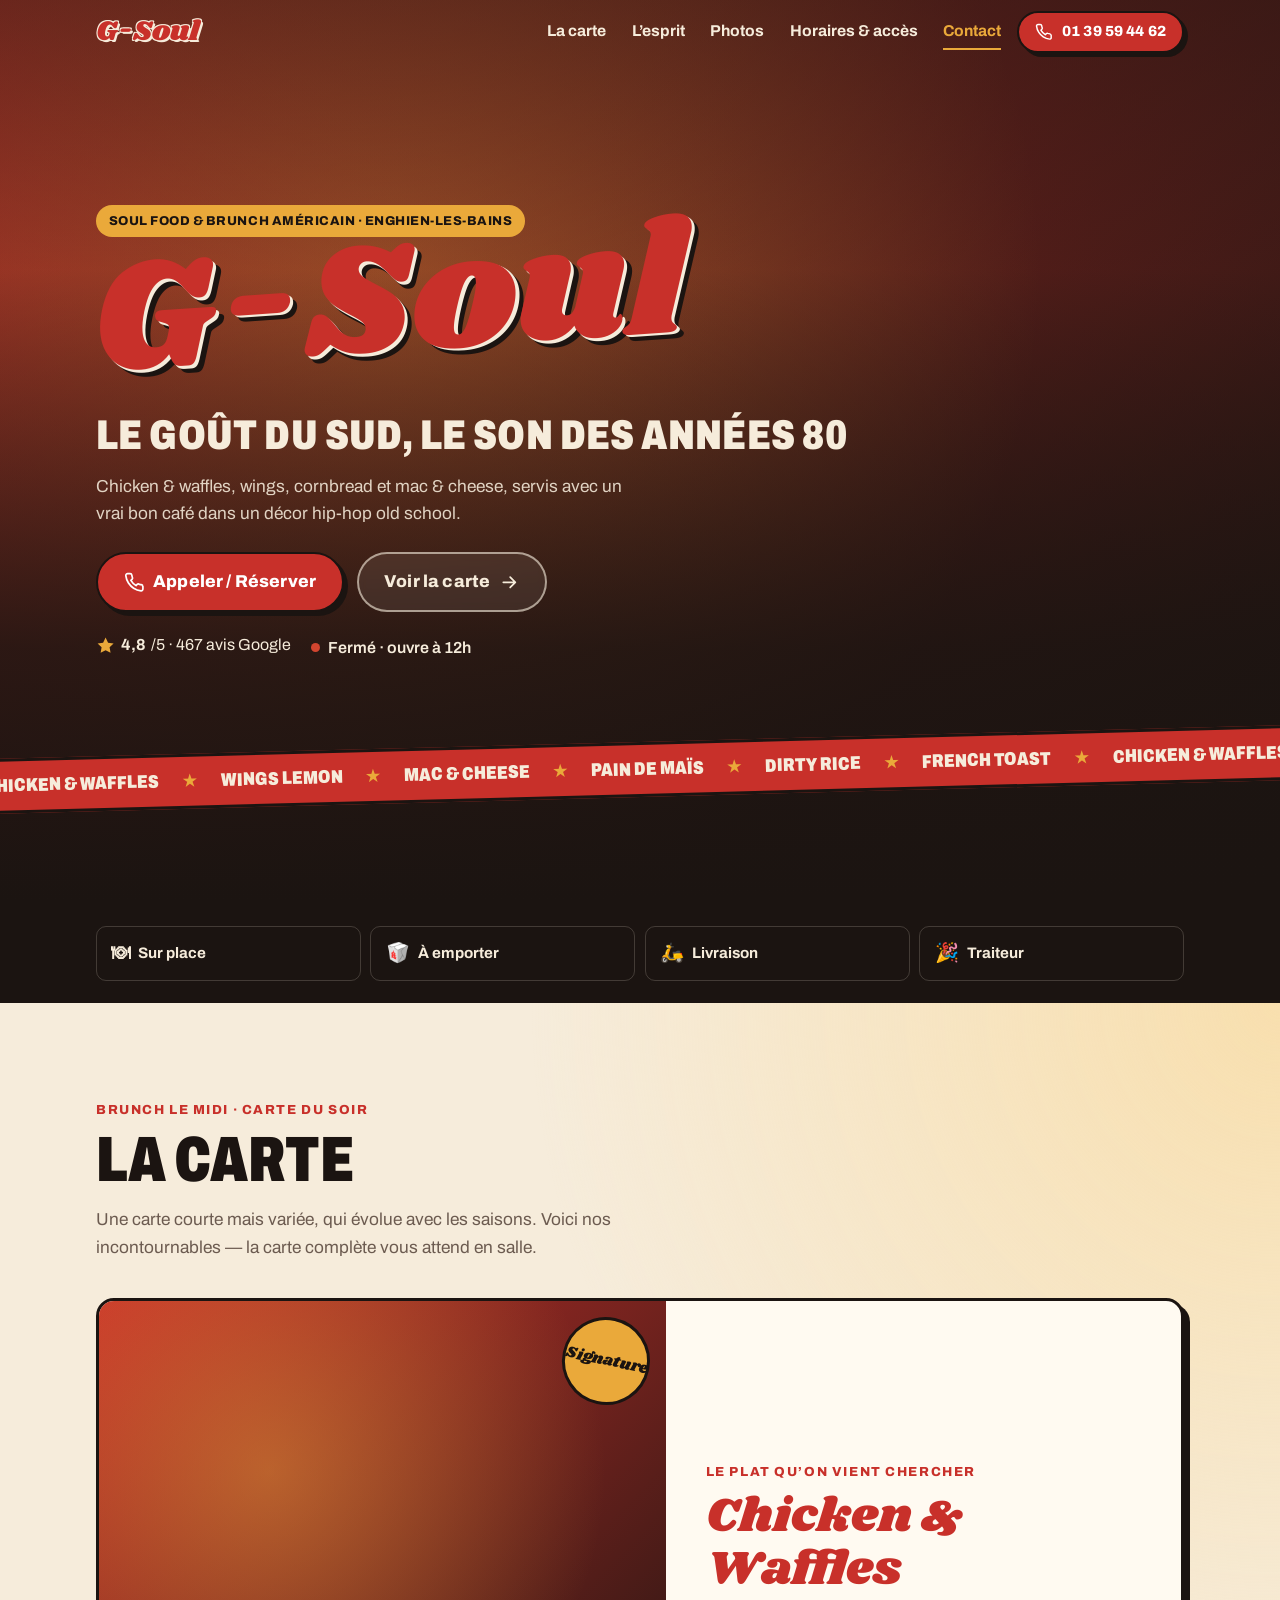
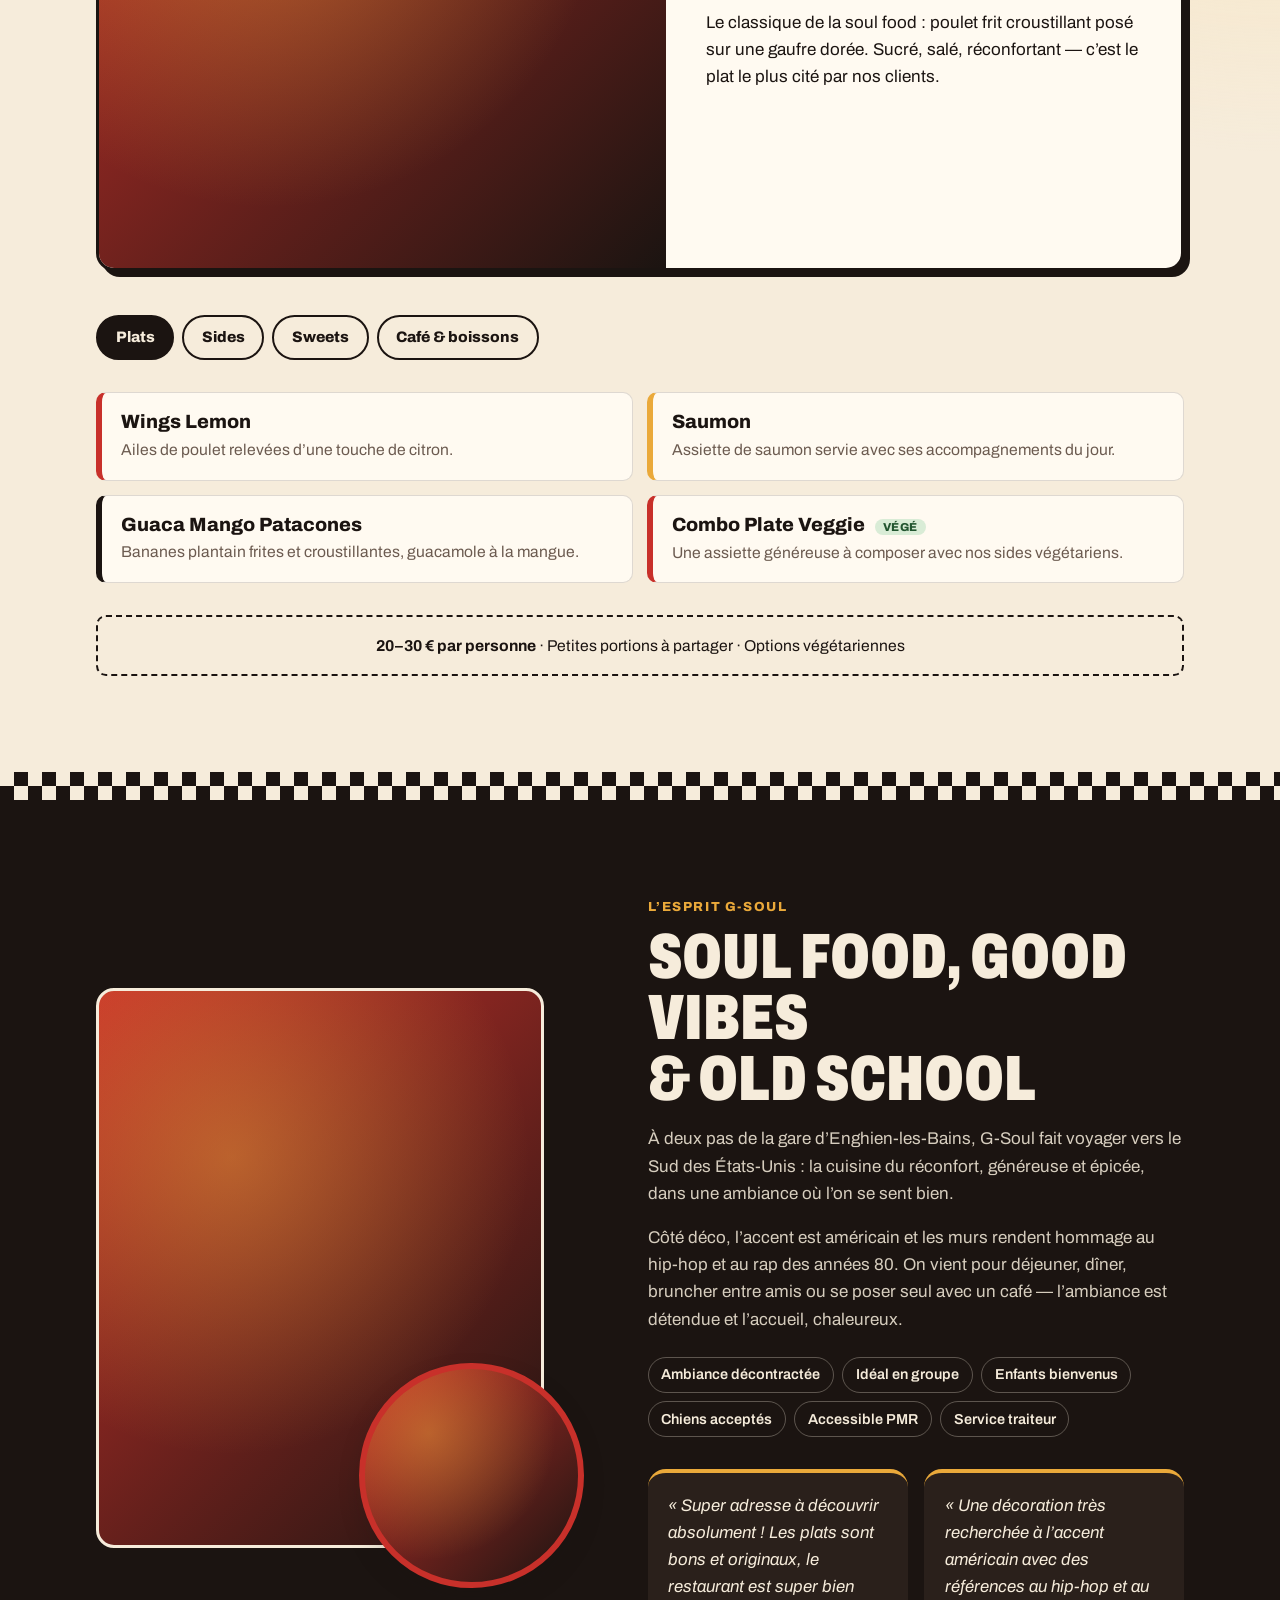
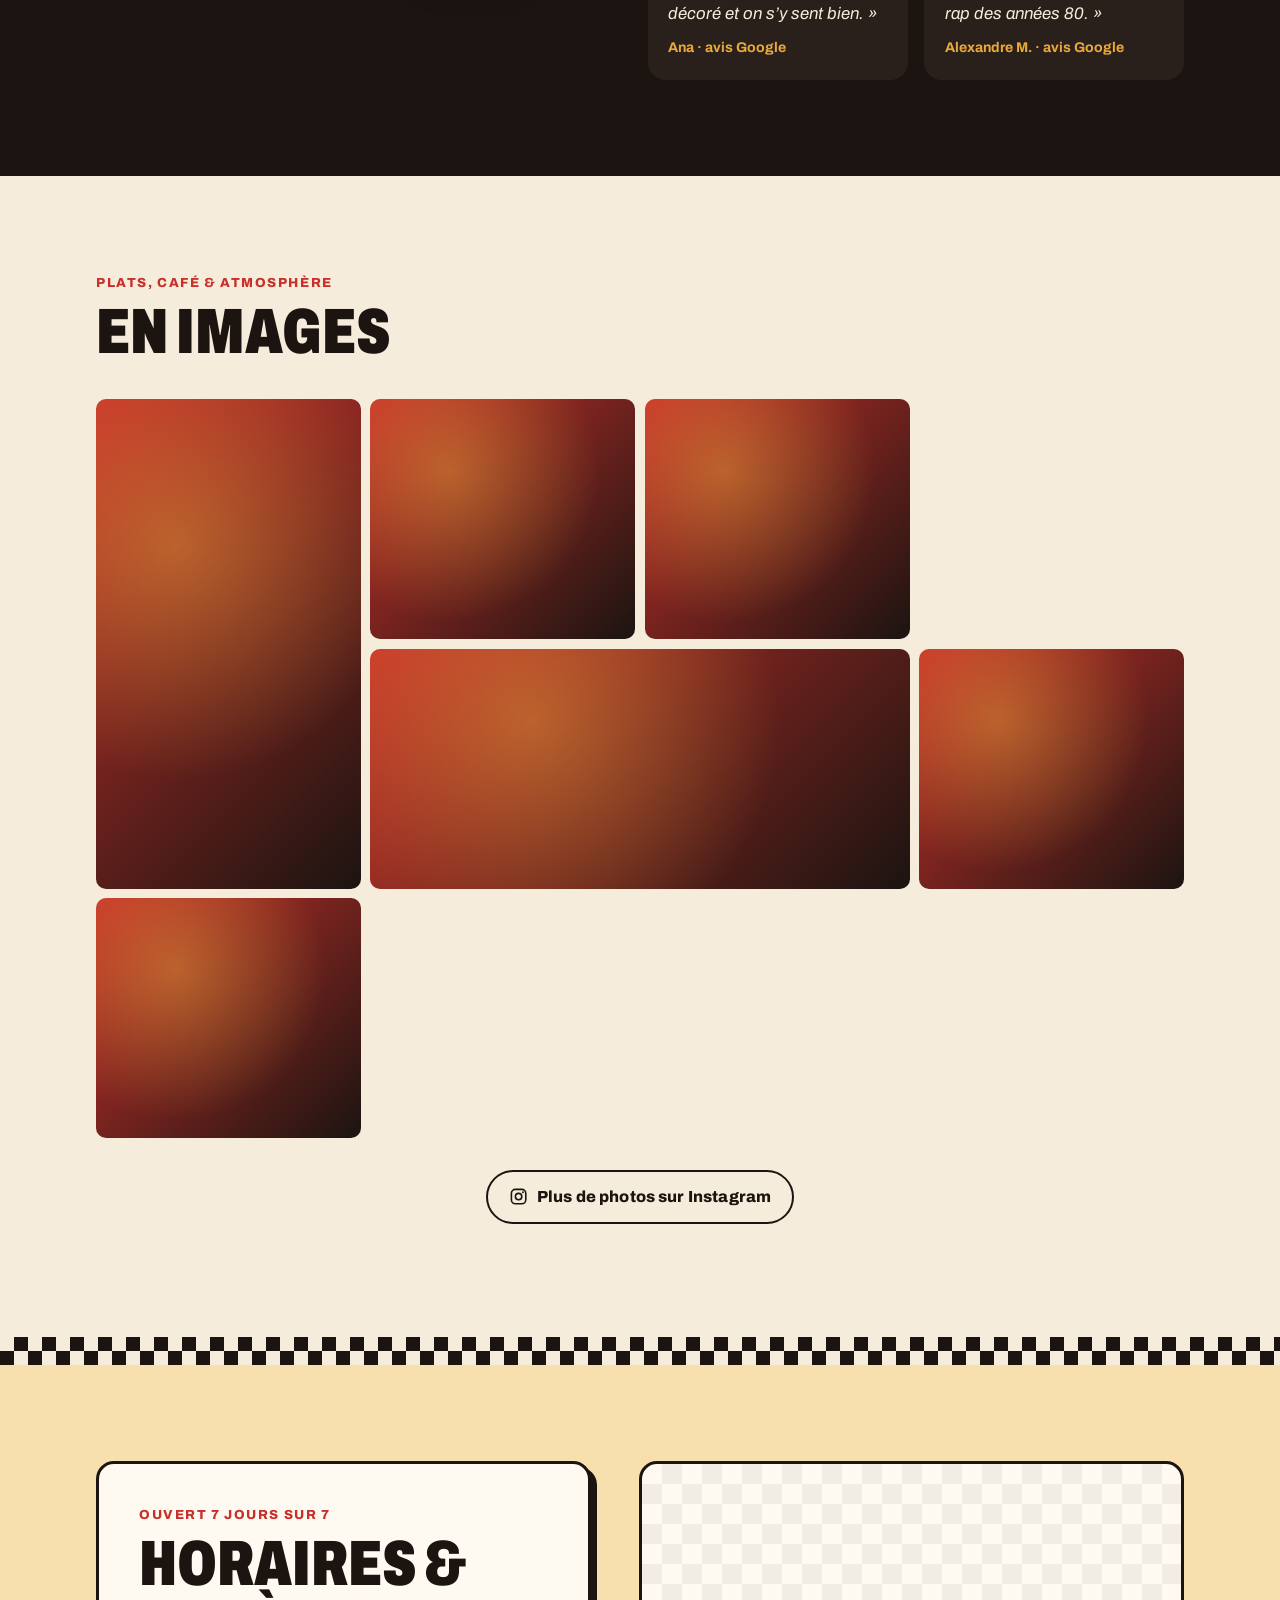
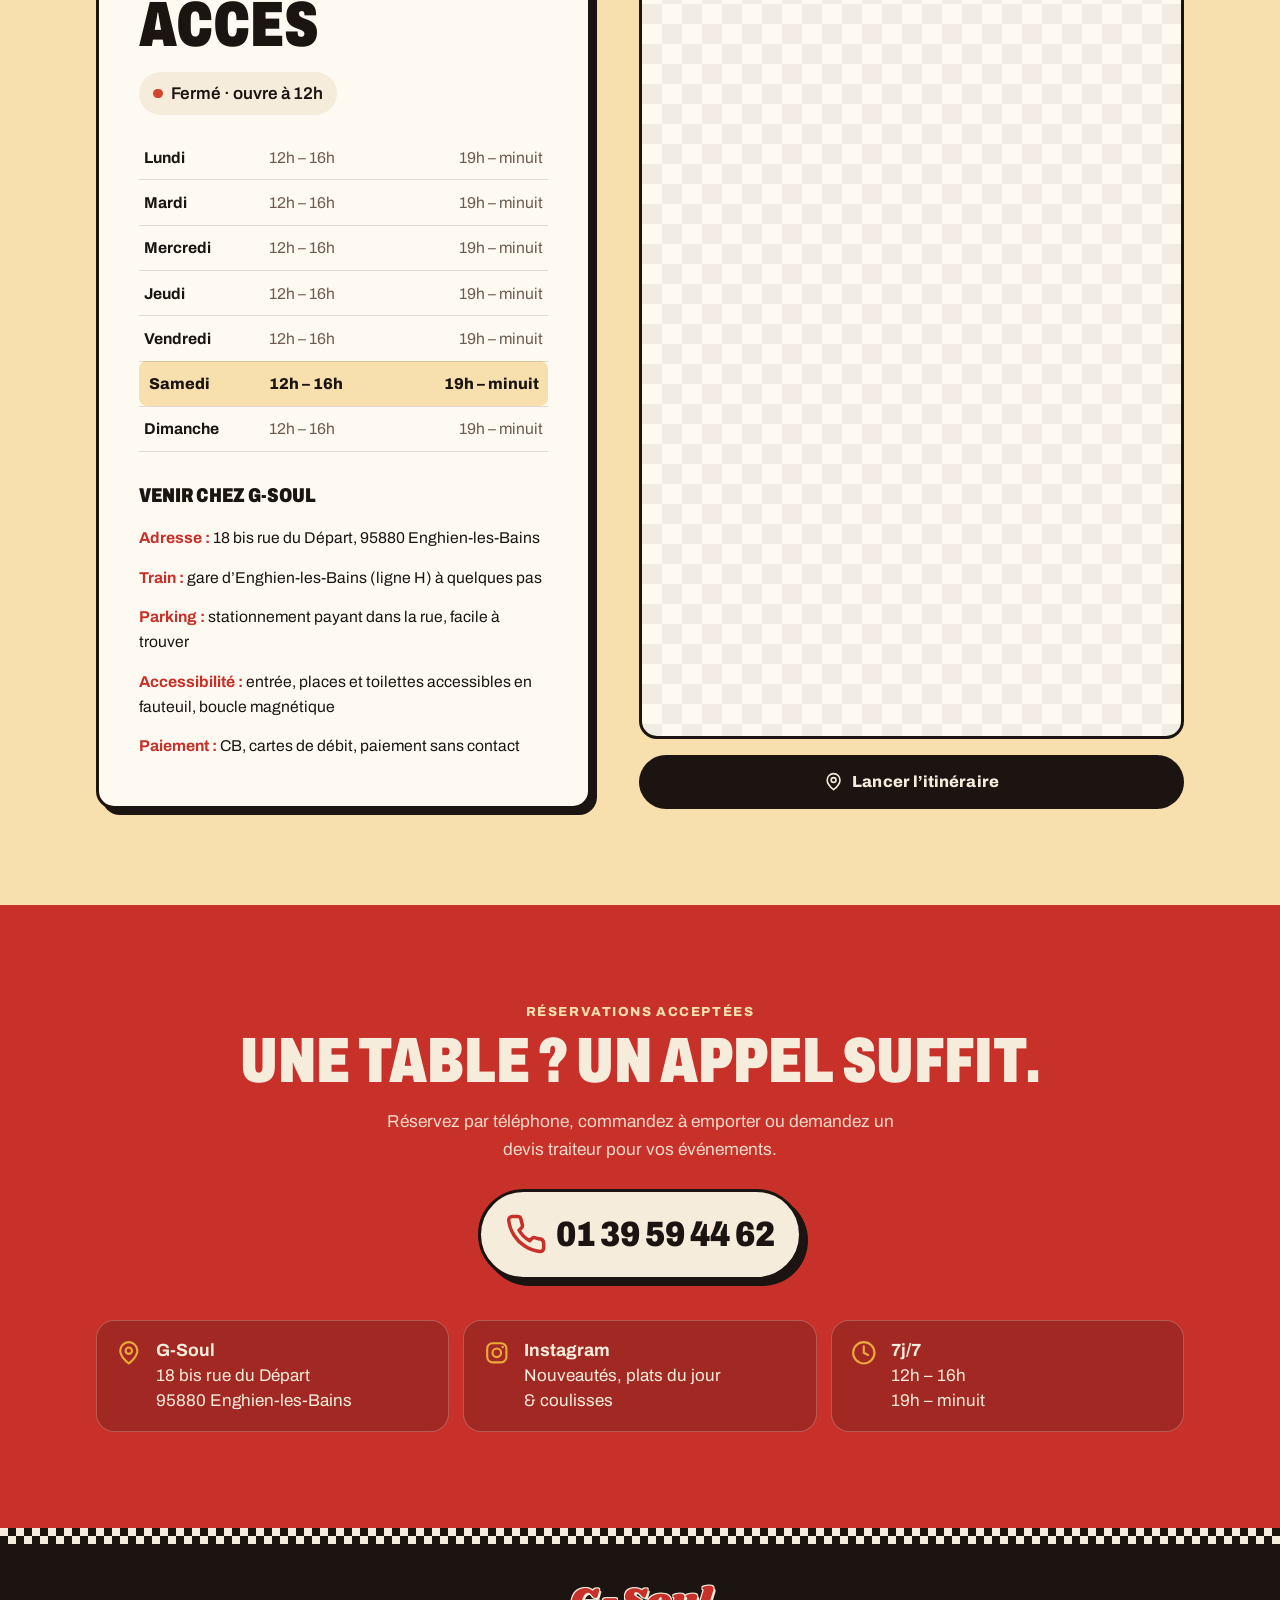
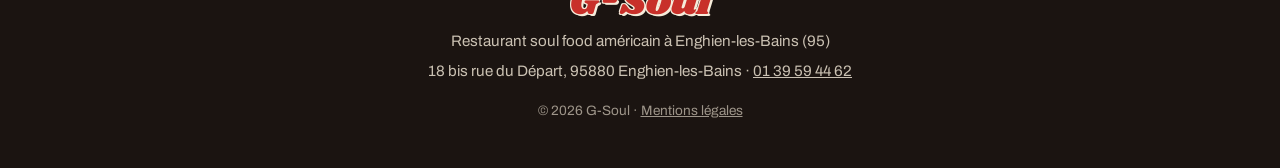
<file: site-g-soul/index.html>
<!DOCTYPE html>
<html lang="fr">
<head>
  <meta charset="utf-8">
  <meta name="viewport" content="width=device-width, initial-scale=1, viewport-fit=cover">

  <!-- ================================================================
       SEO local
       TODO : remplacer https://www.g-soul-enghien.fr/ par le vrai domaine
       (canonical, Open Graph, JSON-LD, robots.txt, sitemap.xml).
       ================================================================ -->
  <title>G-Soul – Soul food &amp; brunch américain à Enghien-les-Bains</title>
  <meta name="description" content="G-Soul, restaurant soul food américain à Enghien-les-Bains : chicken &amp; waffles, wings, mac &amp; cheese, cornbread et excellent café. Ouvert 7j/7 midi et soir. Sur place, à emporter, livraison. ☎ 01 39 59 44 62">
  <link rel="canonical" href="https://www.g-soul-enghien.fr/">
  <meta name="theme-color" content="#1b1411">
  <meta name="format-detection" content="telephone=yes">

  <!-- Géolocalisation (aide certains annuaires locaux) -->
  <meta name="geo.region" content="FR-95">
  <meta name="geo.placename" content="Enghien-les-Bains">
  <meta name="geo.position" content="48.9734018;2.3068197">
  <meta name="ICBM" content="48.9734018, 2.3068197">

  <!-- Partage sur les réseaux sociaux -->
  <meta property="og:type" content="restaurant">
  <meta property="og:locale" content="fr_FR">
  <meta property="og:site_name" content="G-Soul">
  <meta property="og:title" content="G-Soul – Soul food &amp; brunch américain à Enghien-les-Bains">
  <meta property="og:description" content="Chicken &amp; waffles, wings, cornbread et bon café dans un décor hip-hop années 80. 18 bis rue du Départ, Enghien-les-Bains.">
  <meta property="og:url" content="https://www.g-soul-enghien.fr/">
  <!-- TODO : image 1200×630 hébergée sur le site (ex. /assets/og-image.jpg) -->
  <meta property="og:image" content="https://images.unsplash.com/photo-1626645738196-c2a7c87a8f58?auto=format&amp;fit=crop&amp;w=1200&amp;h=630&amp;q=75">
  <meta name="twitter:card" content="summary_large_image">

  <link rel="icon" href="assets/favicon.svg" type="image/svg+xml">

  <!-- Polices : Shrikhand (logo rétro), Archivo (titres + texte) -->
  <link rel="preconnect" href="https://fonts.googleapis.com">
  <link rel="preconnect" href="https://fonts.gstatic.com" crossorigin>
  <link rel="stylesheet" href="https://fonts.googleapis.com/css2?family=Archivo:wdth,wght@62..125,400..900&amp;family=Shrikhand&amp;display=swap">

  <!-- Précharge l'image du hero (LCP) -->
  <link rel="preload" as="image" href="https://images.unsplash.com/photo-1626645738196-c2a7c87a8f58?auto=format&amp;fit=crop&amp;w=1000&amp;q=70" media="(max-width: 47.99em)">
  <link rel="preconnect" href="https://images.unsplash.com">

  <link rel="stylesheet" href="css/style.css">

  <!-- ================================================================
       Données structurées schema.org « Restaurant »
       À garder synchronisées avec la fiche Google (NAP identique).
       La note Google n'est volontairement pas balisée : Google ignore
       les avis « auto-publiés » d'un établissement sur son propre site.
       ================================================================ -->
  <script type="application/ld+json">
  {
    "@context": "https://schema.org",
    "@type": "Restaurant",
    "@id": "https://www.g-soul-enghien.fr/#restaurant",
    "name": "G-Soul",
    "description": "Restaurant soul food américain à Enghien-les-Bains : chicken and waffles, wings, mac and cheese, cornbread, brunch et café de spécialité.",
    "url": "https://www.g-soul-enghien.fr/",
    "telephone": "+33 1 39 59 44 62",
    "image": [
      "https://images.unsplash.com/photo-1626645738196-c2a7c87a8f58?auto=format&fit=crop&w=1200&q=75"
    ],
    "logo": "https://www.g-soul-enghien.fr/assets/favicon.svg",
    "priceRange": "20–30 €",
    "servesCuisine": ["Américaine", "Soul food", "Brunch"],
    "acceptsReservations": true,
    "hasMenu": "https://www.g-soul-enghien.fr/#menu",
    "paymentAccepted": "Carte de crédit, Carte de débit, Paiement mobile NFC",
    "currenciesAccepted": "EUR",
    "address": {
      "@type": "PostalAddress",
      "streetAddress": "18 bis Rue du Départ",
      "addressLocality": "Enghien-les-Bains",
      "postalCode": "95880",
      "addressRegion": "Île-de-France",
      "addressCountry": "FR"
    },
    "geo": {
      "@type": "GeoCoordinates",
      "latitude": 48.9734018,
      "longitude": 2.3068197
    },
    "hasMap": "https://www.google.com/maps/search/?api=1&query=G-Soul%2C%2018%20bis%20Rue%20du%20D%C3%A9part%2C%2095880%20Enghien-les-Bains",
    "openingHoursSpecification": [
      {
        "@type": "OpeningHoursSpecification",
        "dayOfWeek": ["Monday", "Tuesday", "Wednesday", "Thursday", "Friday", "Saturday", "Sunday"],
        "opens": "12:00",
        "closes": "16:00"
      },
      {
        "@type": "OpeningHoursSpecification",
        "dayOfWeek": ["Monday", "Tuesday", "Wednesday", "Thursday", "Friday", "Saturday", "Sunday"],
        "opens": "19:00",
        "closes": "23:59"
      }
    ],
    "amenityFeature": [
      { "@type": "LocationFeatureSpecification", "name": "Entrée accessible en fauteuil roulant", "value": true },
      { "@type": "LocationFeatureSpecification", "name": "Toilettes accessibles en fauteuil roulant", "value": true },
      { "@type": "LocationFeatureSpecification", "name": "Boucle magnétique", "value": true },
      { "@type": "LocationFeatureSpecification", "name": "Chiens acceptés", "value": true },
      { "@type": "LocationFeatureSpecification", "name": "Vente à emporter", "value": true },
      { "@type": "LocationFeatureSpecification", "name": "Livraison", "value": true }
    ],
    "sameAs": [
      "https://www.instagram.com/"
    ]
  }
  </script>
</head>

<body>
  <!-- Icônes SVG réutilisées via <use href="#i-..."> -->
  <svg width="0" height="0" style="position:absolute" aria-hidden="true" focusable="false">
    <symbol id="i-phone" viewBox="0 0 24 24"><path fill="none" stroke="currentColor" stroke-width="2" stroke-linecap="round" stroke-linejoin="round" d="M22 16.9v3a2 2 0 0 1-2.2 2 19.8 19.8 0 0 1-8.6-3.1 19.5 19.5 0 0 1-6-6A19.8 19.8 0 0 1 2.1 4.2 2 2 0 0 1 4.1 2h3a2 2 0 0 1 2 1.7c.1.9.4 1.8.7 2.7a2 2 0 0 1-.5 2.1L8 9.8a16 16 0 0 0 6 6l1.3-1.3a2 2 0 0 1 2.1-.4c.9.3 1.8.6 2.7.7a2 2 0 0 1 1.7 2z"/></symbol>
    <symbol id="i-pin" viewBox="0 0 24 24"><path fill="none" stroke="currentColor" stroke-width="2" stroke-linecap="round" stroke-linejoin="round" d="M20 10c0 6-8 12-8 12s-8-6-8-12a8 8 0 0 1 16 0z"/><circle cx="12" cy="10" r="3" fill="none" stroke="currentColor" stroke-width="2"/></symbol>
    <symbol id="i-clock" viewBox="0 0 24 24"><circle cx="12" cy="12" r="10" fill="none" stroke="currentColor" stroke-width="2"/><path fill="none" stroke="currentColor" stroke-width="2" stroke-linecap="round" d="M12 6v6l4 2"/></symbol>
    <symbol id="i-menu" viewBox="0 0 24 24"><path fill="none" stroke="currentColor" stroke-width="2" stroke-linecap="round" d="M4 7h16M4 12h16M4 17h10"/></symbol>
    <symbol id="i-star" viewBox="0 0 24 24"><path fill="currentColor" d="m12 2 3.1 6.3 6.9 1-5 4.9 1.2 6.8L12 17.8 5.8 21l1.2-6.8-5-4.9 6.9-1z"/></symbol>
    <symbol id="i-insta" viewBox="0 0 24 24"><rect x="3" y="3" width="18" height="18" rx="5" fill="none" stroke="currentColor" stroke-width="2"/><circle cx="12" cy="12" r="4" fill="none" stroke="currentColor" stroke-width="2"/><circle cx="17.5" cy="6.5" r="1.2" fill="currentColor"/></symbol>
    <symbol id="i-arrow" viewBox="0 0 24 24"><path fill="none" stroke="currentColor" stroke-width="2" stroke-linecap="round" stroke-linejoin="round" d="M5 12h14M13 6l6 6-6 6"/></symbol>
    <symbol id="i-close" viewBox="0 0 24 24"><path fill="none" stroke="currentColor" stroke-width="2.4" stroke-linecap="round" d="M6 6l12 12M18 6 6 18"/></symbol>
    <symbol id="i-chev" viewBox="0 0 24 24"><path fill="none" stroke="currentColor" stroke-width="2.4" stroke-linecap="round" stroke-linejoin="round" d="m15 6-6 6 6 6"/></symbol>
  </svg>

  <a class="skip-link" href="#contenu">Aller au contenu</a>

  <!-- ================================================================
       EN-TÊTE + NAVIGATION
       ================================================================ -->
  <header class="site-header">
    <div class="container header-inner">
      <a class="logo" href="#top" aria-label="G-Soul, retour en haut de page">G-Soul</a>

      <nav class="site-nav" id="nav-principale" aria-label="Navigation principale">
        <ul>
          <li><a href="#menu">La carte</a></li>
          <li><a href="#a-propos">L’esprit</a></li>
          <li><a href="#photos">Photos</a></li>
          <li><a href="#horaires">Horaires &amp; accès</a></li>
          <li><a href="#contact">Contact</a></li>
        </ul>
      </nav>

      <a class="btn btn-red btn-sm header-call" href="tel:+33139594462">
        <svg class="icon" aria-hidden="true"><use href="#i-phone"/></svg>
        <span>01 39 59 44 62</span>
      </a>

      <button class="nav-toggle" type="button" aria-expanded="false" aria-controls="nav-principale">
        <span class="nav-toggle-bars" aria-hidden="true"></span>
        <span class="visually-hidden">Ouvrir le menu</span>
      </button>
    </div>
  </header>

  <main id="contenu">

    <!-- ================================================================
         HERO
         ================================================================ -->
    <section class="hero" id="top" aria-labelledby="hero-title">
      <!-- TODO : remplacer par une vraie photo (ex. assets/hero.jpg, ~1600 px) -->
      <picture class="hero-media">
        <source media="(min-width: 48em)" srcset="https://images.unsplash.com/photo-1626645738196-c2a7c87a8f58?auto=format&amp;fit=crop&amp;w=1800&amp;q=70">
        <img src="https://images.unsplash.com/photo-1626645738196-c2a7c87a8f58?auto=format&amp;fit=crop&amp;w=1000&amp;q=70"
             alt="Poulet frit doré et croustillant, spécialité soul food de G-Soul"
             width="1000" height="1250" fetchpriority="high" data-fallback>
      </picture>

      <div class="container hero-content">
        <p class="hero-kicker">Soul food &amp; brunch américain · Enghien-les-Bains</p>
        <h1 class="hero-title" id="hero-title">
          <span class="hero-logo">G-Soul</span>
          <span class="hero-sub">Le goût du Sud, le son des années 80</span>
        </h1>
        <p class="hero-lead">
          Chicken &amp; waffles, wings, cornbread et mac &amp; cheese,
          servis avec un vrai bon café dans un décor hip-hop old school.
        </p>

        <div class="hero-actions">
          <a class="btn btn-red btn-lg" href="tel:+33139594462">
            <svg class="icon" aria-hidden="true"><use href="#i-phone"/></svg>
            Appeler / Réserver
          </a>
          <a class="btn btn-ghost btn-lg" href="#menu">
            Voir la carte
            <svg class="icon" aria-hidden="true"><use href="#i-arrow"/></svg>
          </a>
        </div>

        <ul class="hero-meta">
          <li>
            <a class="rating" href="https://www.google.com/maps/search/?api=1&amp;query=G-Soul%2C%2018%20bis%20Rue%20du%20D%C3%A9part%2C%2095880%20Enghien-les-Bains" target="_blank" rel="noopener">
              <svg class="icon" aria-hidden="true"><use href="#i-star"/></svg>
              <strong>4,8</strong>/5 · 467 avis Google
            </a>
          </li>
          <!-- Statut calculé en JS depuis le tableau des horaires -->
          <li class="status" data-status>
            <span class="status-dot" aria-hidden="true"></span>
            <span data-status-text>Ouvert 7j/7 · 12h–16h et 19h–minuit</span>
          </li>
        </ul>
      </div>

      <!-- Bandeau défilant façon enseigne -->
      <div class="marquee" aria-hidden="true">
        <div class="marquee-track">
          <span>Chicken &amp; Waffles</span><span>★</span><span>Wings Lemon</span><span>★</span><span>Mac &amp; Cheese</span><span>★</span><span>Pain de maïs</span><span>★</span><span>Dirty Rice</span><span>★</span><span>French Toast</span><span>★</span>
          <span>Chicken &amp; Waffles</span><span>★</span><span>Wings Lemon</span><span>★</span><span>Mac &amp; Cheese</span><span>★</span><span>Pain de maïs</span><span>★</span><span>Dirty Rice</span><span>★</span><span>French Toast</span><span>★</span>
        </div>
      </div>
    </section>

    <!-- Services -->
    <section class="services" aria-label="Services proposés">
      <div class="container">
        <ul class="services-list">
          <li><span class="services-ico" aria-hidden="true">🍽</span> Sur place</li>
          <li><span class="services-ico" aria-hidden="true">🥡</span> À emporter</li>
          <li><span class="services-ico" aria-hidden="true">🛵</span> Livraison</li>
          <li><span class="services-ico" aria-hidden="true">🎉</span> Traiteur</li>
        </ul>
      </div>
    </section>

    <!-- ================================================================
         LA CARTE
         Les prix ne sont pas affichés pour l'instant (à confirmer).
         Pour ajouter un prix : <span class="dish-price">14,50 €</span>
         juste après le <h4> du plat (voir README).
         ================================================================ -->
    <section class="section section-menu" id="menu" aria-labelledby="menu-title">
      <div class="container">
        <header class="section-head">
          <p class="eyebrow">Brunch le midi · Carte du soir</p>
          <h2 class="section-title" id="menu-title">La carte</h2>
          <p class="section-intro">
            Une carte courte mais variée, qui évolue avec les saisons.
            Voici nos incontournables — la carte complète vous attend en salle.
          </p>
        </header>

        <!-- Plat signature mis en avant -->
        <article class="signature">
          <div class="signature-media">
            <!-- TODO : photo du vrai chicken & waffles -->
            <img src="https://images.unsplash.com/photo-1562967914-608f82629710?auto=format&amp;fit=crop&amp;w=900&amp;q=70"
                 alt="Assiette de chicken and waffles" width="900" height="700" loading="lazy" data-fallback>
            <span class="sticker" aria-hidden="true">Signature</span>
          </div>
          <div class="signature-body">
            <p class="eyebrow">Le plat qu’on vient chercher</p>
            <h3 class="signature-title">Chicken &amp; Waffles</h3>
            <p>
              Le classique de la soul food : poulet frit croustillant posé sur une
              gaufre dorée. Sucré, salé, réconfortant — c’est le plat le plus
              cité par nos clients.
            </p>
          </div>
        </article>

        <!-- Onglets de catégories (sans JS : tout s'affiche à la suite) -->
        <div class="tabs" data-tabs>
          <div class="tab-list" role="tablist" aria-label="Catégories de la carte" hidden>
            <button class="tab" role="tab" type="button" id="tab-plats" aria-controls="panel-plats" aria-selected="true">Plats</button>
            <button class="tab" role="tab" type="button" id="tab-sides" aria-controls="panel-sides" aria-selected="false" tabindex="-1">Sides</button>
            <button class="tab" role="tab" type="button" id="tab-sweets" aria-controls="panel-sweets" aria-selected="false" tabindex="-1">Sweets</button>
            <button class="tab" role="tab" type="button" id="tab-drinks" aria-controls="panel-drinks" aria-selected="false" tabindex="-1">Café &amp; boissons</button>
          </div>

          <!-- Plats -->
          <div class="tab-panel" role="tabpanel" id="panel-plats" aria-labelledby="tab-plats">
            <h3 class="panel-title">Plats</h3>
            <ul class="dishes">
              <li class="dish">
                <h4 class="dish-name">Wings Lemon</h4>
                <p class="dish-desc">Ailes de poulet relevées d’une touche de citron.</p>
              </li>
              <li class="dish">
                <h4 class="dish-name">Saumon</h4>
                <p class="dish-desc">Assiette de saumon servie avec ses accompagnements du jour.</p>
              </li>
              <li class="dish">
                <h4 class="dish-name">Guaca Mango Patacones</h4>
                <p class="dish-desc">Bananes plantain frites et croustillantes, guacamole à la mangue.</p>
              </li>
              <li class="dish">
                <h4 class="dish-name">Combo Plate Veggie <span class="tag">Végé</span></h4>
                <p class="dish-desc">Une assiette généreuse à composer avec nos sides végétariens.</p>
              </li>
            </ul>
          </div>

          <!-- Accompagnements -->
          <div class="tab-panel" role="tabpanel" id="panel-sides" aria-labelledby="tab-sides">
            <h3 class="panel-title">Sides</h3>
            <ul class="dishes">
              <li class="dish">
                <h4 class="dish-name">Mac &amp; Cheese</h4>
                <p class="dish-desc">Gratin de macaronis crémeux, bien fromagé, comme là-bas.</p>
              </li>
              <li class="dish">
                <h4 class="dish-name">Pain de maïs</h4>
                <p class="dish-desc">Le cornbread moelleux et légèrement sucré du Sud.</p>
              </li>
              <li class="dish">
                <h4 class="dish-name">Dirty Rice</h4>
                <p class="dish-desc">Riz épicé à la façon de Louisiane.</p>
              </li>
              <li class="dish">
                <h4 class="dish-name">Frites de patate douce</h4>
                <p class="dish-desc">Dorées, fondantes à cœur. Ou frites classiques.</p>
              </li>
            </ul>
          </div>

          <!-- Desserts / brunch sucré -->
          <div class="tab-panel" role="tabpanel" id="panel-sweets" aria-labelledby="tab-sweets">
            <h3 class="panel-title">Sweets</h3>
            <ul class="dishes">
              <li class="dish">
                <h4 class="dish-name">Waffle &amp; fruits de saison</h4>
                <p class="dish-desc">Gaufre croustillante, fruits frais du moment.</p>
              </li>
              <li class="dish">
                <h4 class="dish-name">French Toast</h4>
                <p class="dish-desc">Pain perdu doré à la poêle, gourmand à souhait.</p>
              </li>
              <li class="dish">
                <h4 class="dish-name">Pancakes</h4>
                <p class="dish-desc">La pile de pancakes moelleux, version brunch.</p>
              </li>
            </ul>
          </div>

          <!-- Boissons -->
          <div class="tab-panel" role="tabpanel" id="panel-drinks" aria-labelledby="tab-drinks">
            <h3 class="panel-title">Café &amp; boissons</h3>
            <ul class="dishes">
              <li class="dish">
                <h4 class="dish-name">Hot drinks</h4>
                <p class="dish-desc">Espresso, double, noisette, flat white, cappuccino, latte, chocolat chaud… Nos clients le disent : ici le café est excellent.</p>
              </li>
              <li class="dish">
                <h4 class="dish-name">Boissons fraîches</h4>
                <p class="dish-desc">Jus de fruits, sodas et boissons fraîches.</p>
              </li>
              <li class="dish">
                <h4 class="dish-name">Alcools</h4>
                <p class="dish-desc">Une sélection pour accompagner la carte du soir.</p>
              </li>
            </ul>
          </div>
        </div>

        <p class="menu-note">
          <strong>20–30 € par personne</strong> · Petites portions à partager ·
          Options végétariennes
        </p>
      </div>
    </section>

    <div class="checker" aria-hidden="true"></div>

    <!-- ================================================================
         À PROPOS
         ================================================================ -->
    <section class="section section-about" id="a-propos" aria-labelledby="about-title">
      <div class="container about-grid">
        <div class="about-media">
          <!-- TODO : photo de la salle / de la déco -->
          <img class="about-img-main" src="https://images.unsplash.com/photo-1555396273-367ea4eb4db5?auto=format&amp;fit=crop&amp;w=900&amp;q=70"
               alt="Salle chaleureuse du restaurant G-Soul" width="900" height="1100" loading="lazy" data-fallback>
          <img class="about-img-small" src="https://images.unsplash.com/photo-1511671782779-c97d3d27a1d4?auto=format&amp;fit=crop&amp;w=500&amp;q=70"
               alt="Micro vintage, clin d’œil à la déco hip-hop années 80" width="500" height="500" loading="lazy" data-fallback>
        </div>

        <div class="about-body">
          <p class="eyebrow">L’esprit G-Soul</p>
          <h2 class="section-title" id="about-title">Soul food, good vibes<br>&amp; old school</h2>
          <p>
            À deux pas de la gare d’Enghien-les-Bains, G-Soul fait voyager
            vers le Sud des États-Unis : la cuisine du réconfort, généreuse
            et épicée, dans une ambiance où l’on se sent bien.
          </p>
          <p>
            Côté déco, l’accent est américain et les murs rendent hommage au
            hip-hop et au rap des années 80. On vient pour déjeuner,
            dîner, bruncher entre amis ou se poser seul avec un café — l’ambiance
            est détendue et l’accueil, chaleureux.
          </p>

          <ul class="features">
            <li>Ambiance décontractée</li>
            <li>Idéal en groupe</li>
            <li>Enfants bienvenus</li>
            <li>Chiens acceptés</li>
            <li>Accessible PMR</li>
            <li>Service traiteur</li>
          </ul>

          <!-- Extraits d'avis Google (clients réels, cités avec leur prénom) -->
          <div class="quotes">
            <figure class="quote">
              <blockquote>
                <p>« Super adresse à découvrir absolument ! Les plats sont bons et originaux, le restaurant est super bien décoré et on s’y sent bien. »</p>
              </blockquote>
              <figcaption>Ana · avis Google</figcaption>
            </figure>
            <figure class="quote">
              <blockquote>
                <p>« Une décoration très recherchée à l’accent américain avec des références au hip-hop et au rap des années 80. »</p>
              </blockquote>
              <figcaption>Alexandre M. · avis Google</figcaption>
            </figure>
          </div>
        </div>
      </div>
    </section>

    <!-- ================================================================
         PHOTOS
         Chaque lien pointe vers la grande image, l'<img> vers la vignette.
         TODO : remplacer par les vraies photos (assets/…).
         ================================================================ -->
    <section class="section section-photos" id="photos" aria-labelledby="photos-title">
      <div class="container">
        <header class="section-head">
          <p class="eyebrow">Plats, café &amp; atmosphère</p>
          <h2 class="section-title" id="photos-title">En images</h2>
        </header>

        <ul class="gallery" data-gallery>
          <li class="g-tall">
            <a href="https://images.unsplash.com/photo-1626645738196-c2a7c87a8f58?auto=format&amp;fit=crop&amp;w=1600&amp;q=75">
              <img src="https://images.unsplash.com/photo-1626645738196-c2a7c87a8f58?auto=format&amp;fit=crop&amp;w=600&amp;h=800&amp;q=65"
                   alt="Poulet frit croustillant" width="600" height="800" loading="lazy" data-fallback>
            </a>
          </li>
          <li>
            <a href="https://images.unsplash.com/photo-1608039829572-78524f79c4c7?auto=format&amp;fit=crop&amp;w=1600&amp;q=75">
              <img src="https://images.unsplash.com/photo-1608039829572-78524f79c4c7?auto=format&amp;fit=crop&amp;w=600&amp;h=600&amp;q=65"
                   alt="Wings de poulet" width="600" height="600" loading="lazy" data-fallback>
            </a>
          </li>
          <li>
            <a href="https://images.unsplash.com/photo-1509042239860-f550ce710b93?auto=format&amp;fit=crop&amp;w=1600&amp;q=75">
              <img src="https://images.unsplash.com/photo-1509042239860-f550ce710b93?auto=format&amp;fit=crop&amp;w=600&amp;h=600&amp;q=65"
                   alt="Café latte avec latte art" width="600" height="600" loading="lazy" data-fallback>
            </a>
          </li>
          <li class="g-wide">
            <a href="https://images.unsplash.com/photo-1517248135467-4c7edcad34c4?auto=format&amp;fit=crop&amp;w=1600&amp;q=75">
              <img src="https://images.unsplash.com/photo-1517248135467-4c7edcad34c4?auto=format&amp;fit=crop&amp;w=900&amp;h=600&amp;q=65"
                   alt="Ambiance de la salle" width="900" height="600" loading="lazy" data-fallback>
            </a>
          </li>
          <li>
            <a href="https://images.unsplash.com/photo-1567620905732-2d1ec7ab7445?auto=format&amp;fit=crop&amp;w=1600&amp;q=75">
              <img src="https://images.unsplash.com/photo-1567620905732-2d1ec7ab7445?auto=format&amp;fit=crop&amp;w=600&amp;h=600&amp;q=65"
                   alt="Pile de pancakes aux fruits" width="600" height="600" loading="lazy" data-fallback>
            </a>
          </li>
          <li>
            <a href="https://images.unsplash.com/photo-1504674900247-0877df9cc836?auto=format&amp;fit=crop&amp;w=1600&amp;q=75">
              <img src="https://images.unsplash.com/photo-1504674900247-0877df9cc836?auto=format&amp;fit=crop&amp;w=600&amp;h=600&amp;q=65"
                   alt="Plats à partager sur la table" width="600" height="600" loading="lazy" data-fallback>
            </a>
          </li>
        </ul>

        <p class="center">
          <!-- TODO : URL exacte du compte Instagram -->
          <a class="btn btn-outline" href="https://www.instagram.com/" target="_blank" rel="noopener">
            <svg class="icon" aria-hidden="true"><use href="#i-insta"/></svg>
            Plus de photos sur Instagram
          </a>
        </p>
      </div>
    </section>

    <div class="checker" aria-hidden="true"></div>

    <!-- ================================================================
         HORAIRES + CARTE GOOGLE MAPS
         Les horaires sont lus par le JS depuis data-slots
         (format « HH:MM-HH:MM », plusieurs créneaux séparés par des virgules,
         24:00 = minuit). Pensez aussi à mettre à jour le JSON-LD.
         ================================================================ -->
    <section class="section section-hours" id="horaires" aria-labelledby="hours-title">
      <div class="container hours-grid">
        <div class="hours-card">
          <p class="eyebrow">Ouvert 7 jours sur 7</p>
          <h2 class="section-title" id="hours-title">Horaires &amp; accès</h2>

          <p class="status status-lg" data-status>
            <span class="status-dot" aria-hidden="true"></span>
            <span data-status-text>Midi et soir, tous les jours</span>
          </p>

          <table class="hours" data-hours>
            <caption class="visually-hidden">Horaires d’ouverture de G-Soul</caption>
            <tbody>
              <tr data-day="1" data-slots="12:00-16:00,19:00-24:00"><th scope="row">Lundi</th><td>12h – 16h</td><td>19h – minuit</td></tr>
              <tr data-day="2" data-slots="12:00-16:00,19:00-24:00"><th scope="row">Mardi</th><td>12h – 16h</td><td>19h – minuit</td></tr>
              <tr data-day="3" data-slots="12:00-16:00,19:00-24:00"><th scope="row">Mercredi</th><td>12h – 16h</td><td>19h – minuit</td></tr>
              <tr data-day="4" data-slots="12:00-16:00,19:00-24:00"><th scope="row">Jeudi</th><td>12h – 16h</td><td>19h – minuit</td></tr>
              <tr data-day="5" data-slots="12:00-16:00,19:00-24:00"><th scope="row">Vendredi</th><td>12h – 16h</td><td>19h – minuit</td></tr>
              <tr data-day="6" data-slots="12:00-16:00,19:00-24:00"><th scope="row">Samedi</th><td>12h – 16h</td><td>19h – minuit</td></tr>
              <tr data-day="7" data-slots="12:00-16:00,19:00-24:00"><th scope="row">Dimanche</th><td>12h – 16h</td><td>19h – minuit</td></tr>
            </tbody>
          </table>

          <h3 class="subhead">Venir chez G-Soul</h3>
          <ul class="info-list">
            <li><strong>Adresse :</strong> 18 bis rue du Départ, 95880 Enghien-les-Bains</li>
            <li><strong>Train :</strong> gare d’Enghien-les-Bains (ligne H) à quelques pas</li>
            <li><strong>Parking :</strong> stationnement payant dans la rue, facile à trouver</li>
            <li><strong>Accessibilité :</strong> entrée, places et toilettes accessibles en fauteuil, boucle magnétique</li>
            <li><strong>Paiement :</strong> CB, cartes de débit, paiement sans contact</li>
          </ul>
        </div>

        <div class="map-wrap">
          <div class="map-frame">
            <iframe
              title="Plan d’accès : G-Soul, 18 bis rue du Départ à Enghien-les-Bains"
              src="https://www.google.com/maps?q=G-Soul%2C%2018%20bis%20Rue%20du%20D%C3%A9part%2C%2095880%20Enghien-les-Bains&amp;output=embed"
              loading="lazy"
              referrerpolicy="no-referrer-when-downgrade"
              allowfullscreen></iframe>
          </div>
          <a class="btn btn-ink btn-block" href="https://www.google.com/maps/dir/?api=1&amp;destination=G-Soul%2C%2018%20bis%20Rue%20du%20D%C3%A9part%2C%2095880%20Enghien-les-Bains" target="_blank" rel="noopener">
            <svg class="icon" aria-hidden="true"><use href="#i-pin"/></svg>
            Lancer l’itinéraire
          </a>
        </div>
      </div>
    </section>

    <!-- ================================================================
         CONTACT
         ================================================================ -->
    <section class="section section-contact" id="contact" aria-labelledby="contact-title">
      <div class="container contact-inner">
        <p class="eyebrow">Réservations acceptées</p>
        <h2 class="section-title" id="contact-title">Une table ? Un appel suffit.</h2>
        <p class="section-intro">
          Réservez par téléphone, commandez à emporter ou demandez un devis
          traiteur pour vos événements.
        </p>

        <a class="phone-big" href="tel:+33139594462">
          <svg class="icon" aria-hidden="true"><use href="#i-phone"/></svg>
          01 39 59 44 62
        </a>

        <address class="contact-cards">
          <a class="contact-card" href="https://www.google.com/maps/dir/?api=1&amp;destination=G-Soul%2C%2018%20bis%20Rue%20du%20D%C3%A9part%2C%2095880%20Enghien-les-Bains" target="_blank" rel="noopener">
            <svg class="icon" aria-hidden="true"><use href="#i-pin"/></svg>
            <span><strong>G-Soul</strong><br>18 bis rue du Départ<br>95880 Enghien-les-Bains</span>
          </a>
          <!-- TODO : URL exacte du compte Instagram -->
          <a class="contact-card" href="https://www.instagram.com/" target="_blank" rel="noopener">
            <svg class="icon" aria-hidden="true"><use href="#i-insta"/></svg>
            <span><strong>Instagram</strong><br>Nouveautés, plats du jour<br>&amp; coulisses</span>
          </a>
          <a class="contact-card" href="#horaires">
            <svg class="icon" aria-hidden="true"><use href="#i-clock"/></svg>
            <span><strong>7j/7</strong><br>12h – 16h<br>19h – minuit</span>
          </a>
        </address>
      </div>
    </section>
  </main>

  <!-- ================================================================
       PIED DE PAGE
       ================================================================ -->
  <footer class="site-footer">
    <div class="checker checker-sm" aria-hidden="true"></div>
    <div class="container footer-inner">
      <p class="logo logo-footer">G-Soul</p>
      <p>Restaurant soul food américain à Enghien-les-Bains (95)</p>
      <p>18 bis rue du Départ, 95880 Enghien-les-Bains · <a href="tel:+33139594462">01 39 59 44 62</a></p>
      <p class="footer-small">
        © <span data-year>2026</span> G-Soul ·
        <a href="mentions-legales.html">Mentions légales</a>
      </p>
    </div>
  </footer>

  <!-- Barre d'actions fixe (mobile uniquement) -->
  <nav class="action-bar" aria-label="Actions rapides">
    <a class="action-call" href="tel:+33139594462">
      <svg class="icon" aria-hidden="true"><use href="#i-phone"/></svg>
      <span>Appeler</span>
    </a>
    <a href="https://www.google.com/maps/dir/?api=1&amp;destination=G-Soul%2C%2018%20bis%20Rue%20du%20D%C3%A9part%2C%2095880%20Enghien-les-Bains" target="_blank" rel="noopener">
      <svg class="icon" aria-hidden="true"><use href="#i-pin"/></svg>
      <span>Itinéraire</span>
    </a>
    <a href="#menu">
      <svg class="icon" aria-hidden="true"><use href="#i-menu"/></svg>
      <span>La carte</span>
    </a>
  </nav>

  <!-- Visionneuse photo (remplie par le JS) -->
  <dialog class="lightbox" aria-label="Visionneuse de photos">
    <button class="lb-btn lb-close" type="button" aria-label="Fermer"><svg class="icon" aria-hidden="true"><use href="#i-close"/></svg></button>
    <button class="lb-btn lb-prev" type="button" aria-label="Photo précédente"><svg class="icon" aria-hidden="true"><use href="#i-chev"/></svg></button>
    <figure class="lb-figure">
      <img class="lb-img" alt="">
      <figcaption class="lb-caption"></figcaption>
    </figure>
    <button class="lb-btn lb-next" type="button" aria-label="Photo suivante"><svg class="icon" aria-hidden="true"><use href="#i-chev"/></svg></button>
  </dialog>

  <script src="js/main.js" defer></script>
</body>
</html>
</file>
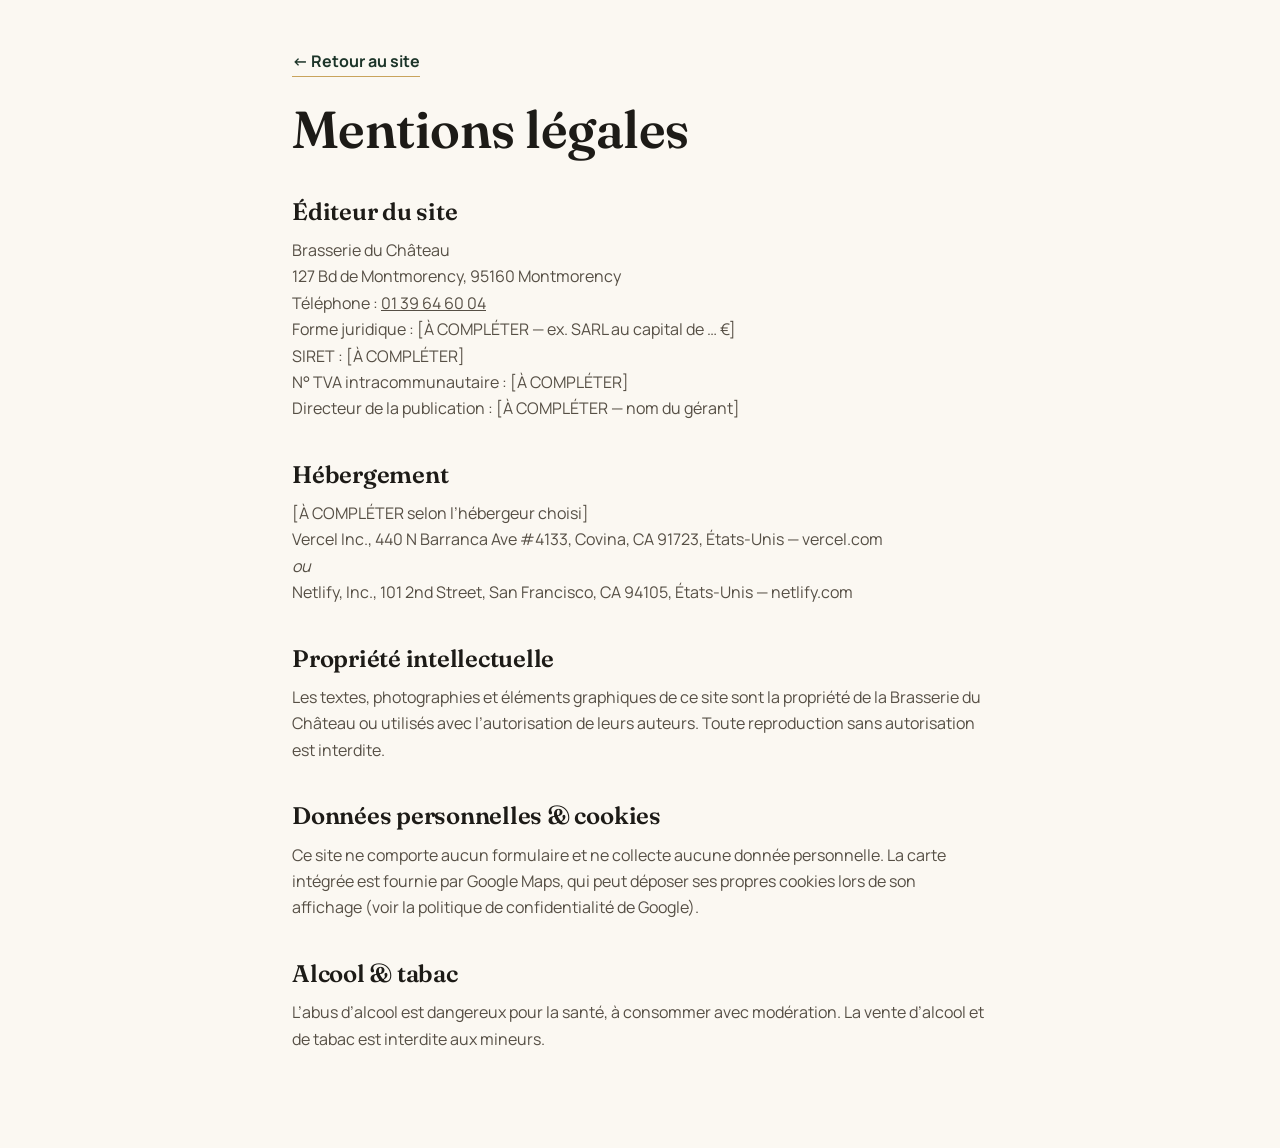
<file: mentions-legales.html>
<!DOCTYPE html>
<html lang="fr">
<head>
  <meta charset="utf-8">
  <meta name="viewport" content="width=device-width, initial-scale=1">
  <title>Mentions légales – Brasserie du Château, Montmorency</title>
  <meta name="description" content="Mentions légales du site de la Brasserie du Château, 127 bd de Montmorency, 95160 Montmorency.">
  <meta name="robots" content="noindex, follow">
  <link rel="icon" href="assets/favicon.svg" type="image/svg+xml">
  <link rel="preconnect" href="https://fonts.googleapis.com">
  <link rel="preconnect" href="https://fonts.gstatic.com" crossorigin>
  <link rel="stylesheet" href="https://fonts.googleapis.com/css2?family=Fraunces:opsz,wght@9..144,600&amp;family=Manrope:wght@400;600;700&amp;display=swap">
  <link rel="stylesheet" href="css/style.css">
</head>
<body class="page-simple">
  <!-- Page à compléter : les informations entre [crochets] sont obligatoires (loi LCEN). -->
  <main class="container legal">
    <p><a class="link-arrow" href="./">← Retour au site</a></p>
    <h1>Mentions légales</h1>

    <h2>Éditeur du site</h2>
    <p>
      Brasserie du Château<br>
      127 Bd de Montmorency, 95160 Montmorency<br>
      Téléphone : <a href="tel:+33139646004">01 39 64 60 04</a><br>
      Forme juridique : [À COMPLÉTER — ex. SARL au capital de … €]<br>
      SIRET : [À COMPLÉTER]<br>
      N° TVA intracommunautaire : [À COMPLÉTER]<br>
      Directeur de la publication : [À COMPLÉTER — nom du gérant]
    </p>

    <h2>Hébergement</h2>
    <p>
      [À COMPLÉTER selon l’hébergeur choisi]<br>
      Vercel Inc., 440 N Barranca Ave #4133, Covina, CA 91723, États-Unis — vercel.com<br>
      <em>ou</em><br>
      Netlify, Inc., 101 2nd Street, San Francisco, CA 94105, États-Unis — netlify.com
    </p>

    <h2>Propriété intellectuelle</h2>
    <p>
      Les textes, photographies et éléments graphiques de ce site sont la propriété de la
      Brasserie du Château ou utilisés avec l’autorisation de leurs auteurs. Toute reproduction
      sans autorisation est interdite.
    </p>

    <h2>Données personnelles &amp; cookies</h2>
    <p>
      Ce site ne comporte aucun formulaire et ne collecte aucune donnée personnelle.
      La carte intégrée est fournie par Google Maps, qui peut déposer ses propres cookies
      lors de son affichage (voir la politique de confidentialité de Google).
    </p>

    <h2>Alcool &amp; tabac</h2>
    <p>
      L’abus d’alcool est dangereux pour la santé, à consommer avec modération.
      La vente d’alcool et de tabac est interdite aux mineurs.
    </p>
  </main>
</body>
</html>
</file>
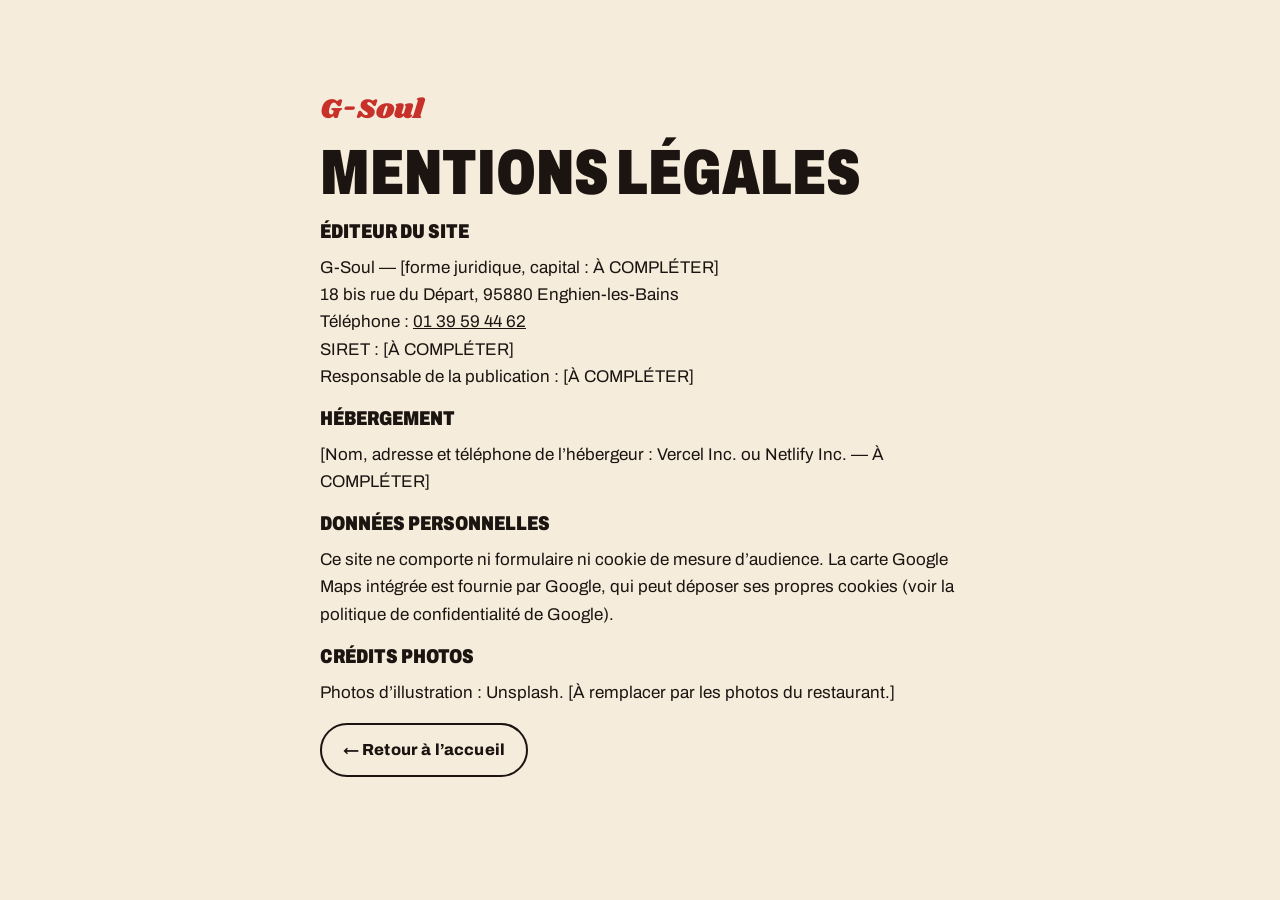
<file: site-g-soul/mentions-legales.html>
<!DOCTYPE html>
<html lang="fr">
<head>
  <meta charset="utf-8">
  <meta name="viewport" content="width=device-width, initial-scale=1">
  <title>Mentions légales – G-Soul</title>
  <meta name="robots" content="noindex, follow">
  <link rel="icon" href="assets/favicon.svg" type="image/svg+xml">
  <link rel="preconnect" href="https://fonts.googleapis.com">
  <link rel="preconnect" href="https://fonts.gstatic.com" crossorigin>
  <link rel="stylesheet" href="https://fonts.googleapis.com/css2?family=Archivo:wdth,wght@62..125,400..900&amp;family=Shrikhand&amp;display=swap">
  <link rel="stylesheet" href="css/style.css">
</head>
<body class="page-simple">
  <!-- TODO : compléter tous les champs [À COMPLÉTER] avant la mise en ligne -->
  <main class="section">
    <div class="container" style="max-width:44rem">
      <p><a class="logo" href="index.html">G-Soul</a></p>
      <h1 class="section-title">Mentions légales</h1>

      <h2 class="subhead">Éditeur du site</h2>
      <p>
        G-Soul — [forme juridique, capital : À COMPLÉTER]<br>
        18 bis rue du Départ, 95880 Enghien-les-Bains<br>
        Téléphone : <a href="tel:+33139594462">01 39 59 44 62</a><br>
        SIRET : [À COMPLÉTER]<br>
        Responsable de la publication : [À COMPLÉTER]
      </p>

      <h2 class="subhead">Hébergement</h2>
      <p>[Nom, adresse et téléphone de l’hébergeur : Vercel Inc. ou Netlify Inc. — À COMPLÉTER]</p>

      <h2 class="subhead">Données personnelles</h2>
      <p>
        Ce site ne comporte ni formulaire ni cookie de mesure d’audience.
        La carte Google Maps intégrée est fournie par Google, qui peut déposer
        ses propres cookies (voir la politique de confidentialité de Google).
      </p>

      <h2 class="subhead">Crédits photos</h2>
      <p>Photos d’illustration : Unsplash. [À remplacer par les photos du restaurant.]</p>

      <p><a class="btn btn-outline" href="index.html">← Retour à l’accueil</a></p>
    </div>
  </main>
</body>
</html>
</file>
<file: site-g-soul/css/style.css>
/* ==========================================================================
   G-Soul — feuille de styles
   Mobile d'abord : les styles de base visent le téléphone, les media queries
   (min-width) enrichissent la mise en page sur tablette et ordinateur.

   Sommaire
   1. Variables (couleurs, polices, espacements)
   2. Base & utilitaires
   3. Boutons
   4. En-tête & navigation
   5. Hero & bandeau défilant
   6. Services
   7. Sections communes + damier
   8. La carte (menu)
   9. À propos
   10. Photos + visionneuse
   11. Horaires & carte
   12. Contact
   13. Pied de page & barre d'actions mobile
   14. Tablette / ordinateur
   15. Préférences utilisateur (mouvement réduit)
   ========================================================================== */

/* 1. Variables ------------------------------------------------------------ */
:root {
  /* Palette inspirée de la carte du resto : damier noir/crème, rouge soul */
  --ink: #1b1411;         /* noir chaud (fond sombre, texte) */
  --ink-2: #2a201b;
  --cream: #f6ecdb;       /* fond principal */
  --paper: #fffaf1;       /* cartes claires */
  --red: #c8302a;         /* rouge G-Soul (logo, actions) */
  --red-dark: #9f221d;
  --mustard: #eaa93a;     /* accent chaleureux */
  --mustard-soft: #f8dfae;
  --muted: #6c5b50;       /* texte secondaire sur fond clair */
  --line: rgba(27, 20, 17, 0.14);
  --open: #2f9e5b;
  --closed: #d2452f;

  --font-display: "Shrikhand", "Georgia", serif;
  --font-body: "Archivo", system-ui, -apple-system, "Segoe UI", Roboto, sans-serif;

  --radius: 18px;
  --radius-sm: 10px;
  --shadow: 0 10px 30px -12px rgba(27, 20, 17, 0.35);
  --shadow-pop: 6px 6px 0 var(--ink);  /* ombre « sticker » rétro */

  --gutter: 1.25rem;
  --section-y: 4.5rem;
  --header-h: 64px;
  --bar-h: 64px;          /* barre d'actions mobile */
}

/* 2. Base & utilitaires --------------------------------------------------- */
*,
*::before,
*::after { box-sizing: border-box; }

html {
  scroll-behavior: smooth;
  scroll-padding-top: calc(var(--header-h) + 12px);
  -webkit-text-size-adjust: 100%;
}

body {
  margin: 0;
  font-family: var(--font-body);
  font-size: 1.0625rem;
  line-height: 1.6;
  color: var(--ink);
  background: var(--cream);
  /* place pour la barre d'actions fixe sur mobile */
  padding-bottom: calc(var(--bar-h) + env(safe-area-inset-bottom, 0px));
  -webkit-font-smoothing: antialiased;
}
body.no-scroll { overflow: hidden; }

img { display: block; max-width: 100%; height: auto; }
a { color: inherit; }
h1, h2, h3, h4 { margin: 0; line-height: 1.1; }
p { margin: 0 0 1em; }
ul { margin: 0; padding: 0; list-style: none; }

.icon { width: 1.2em; height: 1.2em; flex: none; }

.container {
  width: 100%;
  max-width: 72rem;
  margin: 0 auto;
  padding: 0 var(--gutter);
}

.visually-hidden {
  position: absolute !important;
  width: 1px; height: 1px;
  overflow: hidden;
  clip: rect(0 0 0 0);
  clip-path: inset(50%);
  white-space: nowrap;
}

.skip-link {
  position: absolute;
  left: 1rem; top: -100px;
  z-index: 100;
  padding: .75rem 1rem;
  background: var(--mustard);
  color: var(--ink);
  font-weight: 700;
  border-radius: var(--radius-sm);
}
.skip-link:focus { top: 1rem; }

:focus-visible {
  outline: 3px solid var(--mustard);
  outline-offset: 3px;
}

.center { text-align: center; }

/* Image de secours si une photo ne se charge pas (classe posée par le JS) */
.img-fallback {
  background:
    radial-gradient(circle at 30% 30%, rgba(234, 169, 58, .45), transparent 60%),
    linear-gradient(135deg, var(--red) 0%, var(--ink) 100%);
  min-height: 12rem;
  color: transparent;                /* masque le texte alternatif */
  font-size: 0;
}

/* 3. Boutons -------------------------------------------------------------- */
.btn {
  display: inline-flex;
  align-items: center;
  justify-content: center;
  gap: .55rem;
  min-height: 48px;               /* zone tactile confortable */
  padding: .75rem 1.3rem;
  border: 2px solid transparent;
  border-radius: 999px;
  font: inherit;
  font-weight: 800;
  font-size: 1rem;
  letter-spacing: .01em;
  text-decoration: none;
  cursor: pointer;
  transition: transform .15s ease, box-shadow .15s ease, background-color .15s ease, color .15s ease;
}
.btn:active { transform: translateY(1px); }

.btn-lg { min-height: 56px; padding: .9rem 1.6rem; font-size: 1.075rem; }
.btn-sm { min-height: 40px; padding: .45rem 1rem; font-size: .92rem; }
.btn-block { width: 100%; }

.btn-red {
  background: var(--red);
  color: #fff;
  border-color: var(--ink);
  box-shadow: 4px 4px 0 var(--ink);
}
.btn-red:hover { background: var(--red-dark); transform: translate(-1px, -1px); box-shadow: 5px 5px 0 var(--ink); }

.btn-ghost {
  background: rgba(255, 250, 241, .08);
  color: var(--cream);
  border-color: rgba(246, 236, 219, .6);
  backdrop-filter: blur(4px);
}
.btn-ghost:hover { background: var(--cream); color: var(--ink); }

.btn-outline {
  background: transparent;
  color: var(--ink);
  border-color: var(--ink);
}
.btn-outline:hover { background: var(--ink); color: var(--cream); }

.btn-ink {
  background: var(--ink);
  color: var(--cream);
}
.btn-ink:hover { background: var(--red); }

/* 4. En-tête & navigation ------------------------------------------------- */
.site-header {
  position: fixed;
  inset: 0 0 auto 0;
  z-index: 50;
  height: var(--header-h);
  color: var(--cream);
  transition: background-color .25s ease, box-shadow .25s ease;
}
.site-header.is-scrolled,
.site-header.nav-open {
  background: var(--ink);
  box-shadow: 0 2px 0 var(--red);
}

.header-inner {
  display: flex;
  align-items: center;
  gap: 1rem;
  height: 100%;
}

.logo {
  font-family: var(--font-display);
  font-size: 1.75rem;
  line-height: 1;
  color: var(--red);
  text-decoration: none;
  /* contour crème pour rester lisible sur la photo */
  text-shadow: -1px -1px 0 var(--cream), 1px -1px 0 var(--cream), -1px 1px 0 var(--cream), 2px 2px 0 var(--cream);
  margin-right: auto;
}

.header-call { display: none; }

/* Bouton burger */
.nav-toggle {
  position: relative;
  width: 48px; height: 48px;
  margin-right: -8px;
  border: 0;
  background: transparent;
  color: inherit;
  cursor: pointer;
}
.nav-toggle-bars,
.nav-toggle-bars::before,
.nav-toggle-bars::after {
  position: absolute;
  left: 13px;
  width: 22px; height: 2.5px;
  border-radius: 2px;
  background: currentColor;
  transition: transform .25s ease, opacity .2s ease;
}
.nav-toggle-bars { top: 50%; margin-top: -1px; }
.nav-toggle-bars::before,
.nav-toggle-bars::after { content: ""; left: 0; }
.nav-toggle-bars::before { top: -7px; }
.nav-toggle-bars::after { top: 7px; }
.nav-toggle[aria-expanded="true"] .nav-toggle-bars { background: transparent; }
.nav-toggle[aria-expanded="true"] .nav-toggle-bars::before { transform: translateY(7px) rotate(45deg); }
.nav-toggle[aria-expanded="true"] .nav-toggle-bars::after { transform: translateY(-7px) rotate(-45deg); }

/* Menu mobile : panneau plein écran sous l'en-tête */
.site-nav {
  position: fixed;
  inset: var(--header-h) 0 0 0;
  padding: 2rem var(--gutter);
  background: var(--ink);
  transform: translateY(-8px);
  opacity: 0;
  visibility: hidden;
  transition: opacity .2s ease, transform .2s ease, visibility 0s .2s;
  overflow-y: auto;
}
.site-nav.is-open {
  opacity: 1;
  visibility: visible;
  transform: none;
  transition: opacity .2s ease, transform .2s ease;
}
.site-nav a {
  display: block;
  padding: .9rem 0;
  border-bottom: 1px solid rgba(246, 236, 219, .12);
  font-size: 1.6rem;
  font-weight: 900;
  font-stretch: 80%;
  text-transform: uppercase;
  text-decoration: none;
}
.site-nav a:hover,
.site-nav a.is-active { color: var(--mustard); }

/* 5. Hero ----------------------------------------------------------------- */
.hero {
  position: relative;
  display: flex;
  flex-direction: column;
  justify-content: flex-end;
  min-height: 100svh;
  min-height: 100vh;
  min-height: 100svh;
  padding-top: calc(var(--header-h) + 2rem);
  color: var(--cream);
  background: var(--ink);
  overflow: hidden;
  isolation: isolate;
}

.hero-media,
.hero-media img {
  position: absolute;
  inset: 0;
  width: 100%;
  height: 100%;
  object-fit: cover;
  z-index: -2;
}
/* Voile sombre + chaud pour la lisibilité du texte */
.hero::before {
  content: "";
  position: absolute;
  inset: 0;
  z-index: -1;
  background:
    linear-gradient(180deg, rgba(27, 20, 17, .55) 0%, rgba(27, 20, 17, .25) 30%, rgba(27, 20, 17, .88) 72%, var(--ink) 100%),
    linear-gradient(90deg, rgba(200, 48, 42, .25), transparent 60%);
}

.hero-content { padding-bottom: 2rem; }

.hero-kicker {
  display: inline-block;
  margin-bottom: 1rem;
  padding: .35rem .8rem;
  background: var(--mustard);
  color: var(--ink);
  border-radius: 999px;
  font-size: .8rem;
  font-weight: 800;
  letter-spacing: .04em;
  text-transform: uppercase;
}

.hero-title { margin-bottom: 1rem; }
.hero-logo {
  display: block;
  font-family: var(--font-display);
  font-weight: 400;
  font-size: clamp(4.5rem, 24vw, 10rem);
  line-height: .9;
  color: var(--red);
  text-shadow: 3px 3px 0 var(--cream), 7px 7px 0 var(--ink);
  transform: rotate(-4deg);
  transform-origin: left bottom;
  margin-bottom: 1.1rem;
}
.hero-sub {
  display: block;
  font-size: clamp(1.5rem, 7vw, 2.6rem);
  font-weight: 900;
  font-stretch: 78%;
  text-transform: uppercase;
  line-height: 1.02;
  letter-spacing: .01em;
}

.hero-lead {
  max-width: 34rem;
  font-size: 1.08rem;
  color: rgba(246, 236, 219, .88);
}

.hero-actions {
  display: flex;
  flex-direction: column;
  gap: .8rem;
  margin: 1.5rem 0 1.25rem;
}

.hero-meta {
  display: flex;
  flex-wrap: wrap;
  gap: .6rem 1.2rem;
  font-size: .95rem;
}
.rating {
  display: inline-flex;
  align-items: center;
  gap: .35rem;
  text-decoration: none;
}
.rating .icon { color: var(--mustard); }
.rating:hover { text-decoration: underline; }

/* Pastille « Ouvert / Fermé » */
.status {
  display: inline-flex;
  align-items: center;
  gap: .5rem;
  margin: 0;
  font-weight: 600;
}
.status-dot {
  width: .6rem; height: .6rem;
  border-radius: 50%;
  background: var(--mustard);
}
.status.is-open .status-dot { background: var(--open); box-shadow: 0 0 0 4px rgba(47, 158, 91, .25); }
.status.is-closed .status-dot { background: var(--closed); }

/* Bandeau défilant façon enseigne lumineuse */
.marquee {
  overflow: hidden;
  border-block: 3px solid var(--ink);
  background: var(--red);
  color: var(--cream);
  transform: rotate(-1.5deg);
  margin: 0 -1rem -6px;
}
.marquee-track {
  display: flex;
  gap: 1.4rem;
  width: max-content;
  padding: .6rem 0;
  font-weight: 900;
  font-stretch: 80%;
  font-size: 1.15rem;
  text-transform: uppercase;
  white-space: nowrap;
  animation: marquee 28s linear infinite;
}
.marquee-track span:nth-child(even) { color: var(--mustard); }
@keyframes marquee { to { transform: translateX(-50%); } }

/* 6. Services ------------------------------------------------------------- */
.services {
  background: var(--ink);
  color: var(--cream);
  padding: 1.6rem 0 1.4rem;
}
.services-list {
  display: grid;
  grid-template-columns: repeat(2, 1fr);
  gap: .6rem;
}
.services-list li {
  display: flex;
  align-items: center;
  gap: .5rem;
  padding: .7rem .9rem;
  border: 1px solid rgba(246, 236, 219, .18);
  border-radius: var(--radius-sm);
  font-weight: 700;
  font-size: .95rem;
}
.services-ico { font-size: 1.2rem; }

/* 7. Sections communes ---------------------------------------------------- */
.section { padding: var(--section-y) 0; }

.section-head { margin-bottom: 2.25rem; max-width: 40rem; }

.eyebrow {
  margin-bottom: .6rem;
  color: var(--red);
  font-size: .82rem;
  font-weight: 800;
  letter-spacing: .12em;
  text-transform: uppercase;
}

.section-title {
  margin-bottom: 1rem;
  font-size: clamp(2.3rem, 10vw, 4rem);
  font-weight: 900;
  font-stretch: 72%;
  line-height: .95;
  text-transform: uppercase;
}

.section-intro { color: var(--muted); font-size: 1.08rem; }

/* Damier noir/crème, repris de la carte du restaurant */
.checker {
  height: 28px;
  background: repeating-conic-gradient(var(--ink) 0 25%, var(--cream) 0 50%) 0 0 / 28px 28px;
}
.checker-sm {
  height: 16px;
  background-size: 16px 16px;
}

/* 8. La carte ------------------------------------------------------------- */
.section-menu {
  background:
    radial-gradient(circle at 100% 0, var(--mustard-soft), transparent 40%),
    var(--cream);
}

/* Plat signature */
.signature {
  display: grid;
  margin-bottom: 2.5rem;
  background: var(--paper);
  border: 3px solid var(--ink);
  border-radius: var(--radius);
  box-shadow: var(--shadow-pop);
  overflow: hidden;
}
.signature-media { position: relative; }
.signature-media img {
  width: 100%;
  aspect-ratio: 4 / 3;
  object-fit: cover;
}
.sticker {
  position: absolute;
  top: 1rem; right: 1rem;
  display: grid;
  place-items: center;
  width: 5.5rem; height: 5.5rem;
  border: 3px solid var(--ink);
  border-radius: 50%;
  background: var(--mustard);
  color: var(--ink);
  font-family: var(--font-display);
  font-size: 1rem;
  transform: rotate(12deg);
}
.signature-body { padding: 1.5rem 1.4rem 1.2rem; }
.signature-title {
  margin-bottom: .75rem;
  font-family: var(--font-display);
  font-weight: 400;
  font-size: clamp(2rem, 9vw, 3rem);
  color: var(--red);
}

/* Onglets */
.tab-list {
  display: flex;
  gap: .5rem;
  margin: 0 calc(var(--gutter) * -1) 1.5rem;
  padding: .25rem var(--gutter) .5rem;
  overflow-x: auto;
  scrollbar-width: none;
  -webkit-overflow-scrolling: touch;
}
.tab-list::-webkit-scrollbar { display: none; }
.tab-list[hidden] { display: none; } /* affichée par le JS */

.tab {
  flex: none;
  min-height: 44px;
  padding: .55rem 1.1rem;
  border: 2px solid var(--ink);
  border-radius: 999px;
  background: transparent;
  color: var(--ink);
  font: inherit;
  font-weight: 800;
  font-size: .95rem;
  cursor: pointer;
  transition: background-color .15s ease, color .15s ease;
}
.tab:hover { background: var(--paper); }
.tab[aria-selected="true"] { background: var(--ink); color: var(--cream); }

/* Sans JS : tous les panneaux sont visibles avec leur titre.
   Avec JS (classe .js-tabs) : un seul panneau à la fois, titre masqué. */
.tab-panel + .tab-panel { margin-top: 2rem; }
.js-tabs .tab-panel + .tab-panel { margin-top: 0; }
.js-tabs .tab-panel[hidden] { display: none; }
.js-tabs .panel-title { position: absolute; width: 1px; height: 1px; overflow: hidden; clip-path: inset(50%); }

.panel-title {
  margin-bottom: 1rem;
  font-size: 1.5rem;
  font-weight: 900;
  font-stretch: 75%;
  text-transform: uppercase;
}

.dishes {
  display: grid;
  gap: .9rem;
}
.dish {
  padding: 1.1rem 1.2rem;
  background: var(--paper);
  border: 1px solid var(--line);
  border-left: 6px solid var(--red);
  border-radius: var(--radius-sm);
}
.dish:nth-child(3n+2) { border-left-color: var(--mustard); }
.dish:nth-child(3n+3) { border-left-color: var(--ink); }

.dish-name {
  display: flex;
  flex-wrap: wrap;
  align-items: baseline;
  gap: .4rem .6rem;
  margin-bottom: .3rem;
  font-size: 1.2rem;
  font-weight: 800;
}
/* Prix (à ajouter dans le HTML quand ils sont confirmés) */
.dish-price {
  margin-left: auto;
  font-weight: 800;
  color: var(--red);
  white-space: nowrap;
}
.dish-desc { margin: 0; color: var(--muted); font-size: .98rem; }

.tag {
  padding: .1rem .5rem;
  border-radius: 999px;
  background: #d9ecd6;
  color: #22552f;
  font-size: .72rem;
  font-weight: 800;
  letter-spacing: .04em;
  text-transform: uppercase;
}

.menu-note {
  margin: 2rem 0 0;
  padding: 1rem 1.2rem;
  border: 2px dashed var(--ink);
  border-radius: var(--radius-sm);
  text-align: center;
  font-size: .98rem;
}

/* 9. À propos ------------------------------------------------------------- */
.section-about {
  background: var(--ink);
  color: var(--cream);
}
.section-about .eyebrow { color: var(--mustard); }
.section-about p { color: rgba(246, 236, 219, .86); }

.about-grid { display: grid; gap: 2.5rem; }

.about-media {
  position: relative;
  padding: 0 2.5rem 2.5rem 0;
}
.about-img-main {
  width: 100%;
  aspect-ratio: 4 / 5;
  object-fit: cover;
  border-radius: var(--radius);
  border: 3px solid var(--cream);
}
.about-img-small {
  position: absolute;
  right: 0; bottom: 0;
  width: 46%;
  aspect-ratio: 1;
  object-fit: cover;
  border-radius: 50%;
  border: 6px solid var(--red);
  box-shadow: var(--shadow);
}

.features {
  display: flex;
  flex-wrap: wrap;
  gap: .5rem;
  margin: 1.5rem 0 2rem;
}
.features li {
  padding: .35rem .8rem;
  border: 1px solid rgba(246, 236, 219, .3);
  border-radius: 999px;
  font-size: .9rem;
  font-weight: 600;
}

.quotes { display: grid; gap: 1rem; }
.quote {
  margin: 0;
  padding: 1.25rem 1.3rem;
  background: var(--ink-2);
  border-radius: var(--radius);
  border-top: 4px solid var(--mustard);
}
.quote blockquote { margin: 0; }
.quote blockquote p {
  margin-bottom: .6rem;
  color: var(--cream);
  font-size: 1.05rem;
  font-style: italic;
}
.quote figcaption {
  color: var(--mustard);
  font-size: .88rem;
  font-weight: 700;
}

/* 10. Photos ------------------------------------------------------------- */
.gallery {
  display: grid;
  grid-template-columns: repeat(2, minmax(0, 1fr)); /* minmax : aucune image ne peut élargir la grille */
  grid-auto-rows: 42vw;
  gap: .6rem;
  margin-bottom: 2rem;
}
.gallery li { min-width: 0; }
.gallery .g-tall { grid-row: span 2; }
.gallery .g-wide { grid-column: span 2; }
.gallery a {
  display: block;
  height: 100%;
  border-radius: var(--radius-sm);
  overflow: hidden;
  background: var(--ink);
}
.gallery img {
  width: 100%;
  height: 100%;
  object-fit: cover;
  transition: transform .4s ease, opacity .2s ease;
}
.gallery a:hover img { transform: scale(1.05); opacity: .92; }

/* Visionneuse (<dialog>) */
.lightbox {
  width: 100%;
  max-width: 100%;
  height: 100%;
  max-height: 100%;
  margin: 0;
  padding: 0;
  border: 0;
  background: rgba(15, 11, 9, .95);
  color: var(--cream);
}
.lightbox[open] {
  display: flex;
  align-items: center;
  justify-content: center;
}
.lightbox::backdrop { background: rgba(15, 11, 9, .8); }
.lb-figure { margin: 0; padding: 4rem 1rem; text-align: center; }
.lb-img {
  max-width: 100%;
  max-height: 78vh;
  margin: 0 auto;
  border-radius: var(--radius-sm);
}
.lb-caption { margin-top: .8rem; font-size: .95rem; }
.lb-btn {
  position: absolute;
  display: grid;
  place-items: center;
  width: 48px; height: 48px;
  border: 0;
  border-radius: 50%;
  background: rgba(246, 236, 219, .12);
  color: var(--cream);
  cursor: pointer;
}
.lb-btn:hover { background: var(--red); }
.lb-close { top: 1rem; right: 1rem; }
.lb-prev { left: .5rem; top: 50%; transform: translateY(-50%); }
.lb-next { right: .5rem; top: 50%; transform: translateY(-50%) scaleX(-1); }

/* 11. Horaires & carte --------------------------------------------------- */
.section-hours { background: var(--mustard-soft); }

.hours-grid { display: grid; gap: 2rem; }

.hours-card {
  padding: 1.6rem 1.3rem;
  background: var(--paper);
  border: 3px solid var(--ink);
  border-radius: var(--radius);
  box-shadow: var(--shadow-pop);
}

.status-lg {
  margin-bottom: 1.25rem;
  padding: .5rem .9rem;
  border-radius: 999px;
  background: var(--cream);
}

.hours {
  width: 100%;
  border-collapse: collapse;
  margin-bottom: 2rem;
  font-size: .98rem;
}
.hours th,
.hours td {
  padding: .6rem .3rem;
  border-bottom: 1px solid var(--line);
  text-align: left;
}
.hours th { font-weight: 700; }
.hours td { color: var(--muted); white-space: nowrap; }
.hours td:last-child { text-align: right; }
.hours tr.is-today th,
.hours tr.is-today td {
  color: var(--ink);
  font-weight: 800;
  background: var(--mustard-soft);
}
.hours tr.is-today th { border-radius: 8px 0 0 8px; padding-left: .6rem; }
.hours tr.is-today td:last-child { border-radius: 0 8px 8px 0; padding-right: .6rem; }

.subhead {
  margin-bottom: .75rem;
  font-size: 1.25rem;
  font-weight: 900;
  font-stretch: 78%;
  text-transform: uppercase;
}
.info-list li {
  padding: .45rem 0;
  font-size: .98rem;
}
.info-list strong { color: var(--red); }

.map-wrap { display: grid; gap: 1rem; align-content: start; }
.map-frame {
  position: relative;
  aspect-ratio: 4 / 5;
  border: 3px solid var(--ink);
  border-radius: var(--radius);
  overflow: hidden;
  background:
    repeating-conic-gradient(rgba(27, 20, 17, .06) 0 25%, transparent 0 50%) 0 0 / 40px 40px,
    var(--paper);
}
.map-frame iframe {
  position: absolute;
  inset: 0;
  width: 100%;
  height: 100%;
  border: 0;
}

/* 12. Contact ------------------------------------------------------------ */
.section-contact {
  background: var(--red);
  color: var(--cream);
  text-align: center;
}
.section-contact .eyebrow { color: var(--mustard-soft); }
.section-contact .section-intro { color: rgba(246, 236, 219, .9); max-width: 34rem; margin-inline: auto; }

.phone-big {
  display: inline-flex;
  align-items: center;
  gap: .6rem;
  margin: .5rem 0 2.5rem;
  padding: .9rem 1.5rem;
  background: var(--cream);
  color: var(--ink);
  border: 3px solid var(--ink);
  border-radius: 999px;
  box-shadow: var(--shadow-pop);
  font-size: clamp(1.45rem, 7vw, 2.2rem);
  font-weight: 900;
  font-stretch: 85%;
  text-decoration: none;
  white-space: nowrap;
  transition: transform .15s ease, box-shadow .15s ease;
}
.phone-big:hover { transform: translate(-2px, -2px); box-shadow: 8px 8px 0 var(--ink); }
.phone-big .icon { color: var(--red); }

.contact-cards {
  display: grid;
  gap: .9rem;
  font-style: normal;
  text-align: left;
}
.contact-card {
  display: flex;
  align-items: flex-start;
  gap: .9rem;
  padding: 1.1rem 1.2rem;
  background: rgba(27, 20, 17, .22);
  border: 1px solid rgba(246, 236, 219, .25);
  border-radius: var(--radius);
  line-height: 1.45;
  text-decoration: none;
  transition: background-color .15s ease;
}
.contact-card:hover { background: rgba(27, 20, 17, .4); }
.contact-card .icon { width: 1.6rem; height: 1.6rem; color: var(--mustard); margin-top: .1rem; }
.contact-card strong { font-size: 1.1rem; }

/* 13. Pied de page & barre d'actions ------------------------------------- */
.site-footer {
  background: var(--ink);
  color: rgba(246, 236, 219, .8);
  font-size: .95rem;
  text-align: center;
}
.footer-inner { padding-top: 2.5rem; padding-bottom: 2.5rem; }
.logo-footer { display: inline-block; font-size: 2.4rem; margin: 0 0 .75rem; }
.site-footer p { margin-bottom: .4rem; }
.footer-small { margin-top: 1rem; font-size: .85rem; opacity: .75; }

/* Barre fixe en bas d'écran : les 3 actions les plus utiles sur mobile */
.action-bar {
  position: fixed;
  inset: auto 0 0 0;
  z-index: 40;
  display: grid;
  grid-template-columns: 1.3fr 1fr 1fr;
  height: calc(var(--bar-h) + env(safe-area-inset-bottom, 0px));
  padding-bottom: env(safe-area-inset-bottom, 0px);
  background: var(--ink);
  border-top: 3px solid var(--red);
}
.action-bar a {
  display: flex;
  flex-direction: column;
  align-items: center;
  justify-content: center;
  gap: .15rem;
  color: var(--cream);
  font-size: .78rem;
  font-weight: 700;
  text-decoration: none;
}
.action-bar a + a { border-left: 1px solid rgba(246, 236, 219, .12); }
.action-bar .icon { width: 1.35rem; height: 1.35rem; }
.action-bar .action-call {
  flex-direction: row;
  gap: .5rem;
  background: var(--red);
  font-size: 1rem;
  font-weight: 800;
}

/* 14. Tablette / ordinateur --------------------------------------------- */
@media (min-width: 30em) {
  .hero-actions { flex-direction: row; flex-wrap: wrap; }
  .services-list { grid-template-columns: repeat(4, 1fr); }
  .contact-cards { grid-template-columns: repeat(3, 1fr); }
}

@media (min-width: 48em) {
  :root { --gutter: 2rem; --section-y: 6rem; }

  .gallery { grid-template-columns: repeat(4, minmax(0, 1fr)); grid-auto-rows: 15rem; }
  .signature { grid-template-columns: 1.1fr 1fr; align-items: center; }
  .signature-media img { height: 100%; aspect-ratio: auto; min-height: 22rem; }
  .signature-body { padding: 2rem 2.5rem; }
  .dishes { grid-template-columns: repeat(2, 1fr); }
  .quotes { grid-template-columns: repeat(2, 1fr); }
  .map-frame { aspect-ratio: 1; }
}

@media (min-width: 64em) {
  /* Plus de barre d'actions : navigation classique dans l'en-tête */
  body { padding-bottom: 0; }
  .action-bar { display: none; }

  .nav-toggle { display: none; }
  .header-call { display: inline-flex; }
  .logo { margin-right: 0; }
  .site-nav {
    position: static;
    padding: 0;
    margin-left: auto;
    background: none;
    opacity: 1;
    visibility: visible;
    transform: none;
    overflow: visible;
  }
  .site-nav ul { display: flex; gap: 1.6rem; }
  .site-nav a {
    padding: .25rem 0;
    border: 0;
    border-bottom: 2px solid transparent;
    font-size: .98rem;
    font-weight: 700;
    font-stretch: 100%;
    text-transform: none;
  }
  .site-nav a.is-active { border-bottom-color: var(--mustard); }

  .hero { justify-content: center; }
  .hero-content { padding-bottom: 5rem; }
  .hero-meta { font-size: 1rem; }

  .about-grid { grid-template-columns: 1fr 1.1fr; align-items: center; gap: 4rem; }
  .hours-grid { grid-template-columns: 1fr 1.1fr; gap: 3rem; align-items: stretch; }
  .map-wrap { grid-template-rows: 1fr auto; }
  .map-frame { aspect-ratio: auto; min-height: 26rem; }
  .hours-card { padding: 2.5rem; }
}

/* 15. Préférences utilisateur ------------------------------------------- */
@media (prefers-reduced-motion: reduce) {
  html { scroll-behavior: auto; }
  *,
  *::before,
  *::after {
    animation-duration: .01ms !important;
    animation-iteration-count: 1 !important;
    transition-duration: .01ms !important;
  }
  .marquee-track { animation: none; }
}
.page-simple { padding-bottom: 0; }
</file>
<file: css/style.css>
/* ==========================================================================
   Brasserie du Château — Montmorency
   Feuille de style unique, pensée « mobile d'abord » :
   les styles de base visent le téléphone, les media queries (min-width)
   enrichissent la mise en page pour tablette et ordinateur.

   Sommaire
   1.  Variables (couleurs, typo, espacements)
   2.  Base & reset
   3.  Utilitaires & composants communs (boutons, icônes, titres)
   4.  En-tête & navigation
   5.  Hero
   6.  Bandeau services
   7.  La carte (ardoise, onglets, liste)
   8.  À propos & avis
   9.  Galerie & visionneuse
   10. Horaires & carte
   11. Contact
   12. Pied de page & barre mobile
   13. Animations & préférences utilisateur
   ========================================================================== */

/* 1. Variables
   ========================================================================== */
:root {
  /* Palette inspirée des brasseries parisiennes : vert bouteille, laiton, crème */
  --green-950: #0e1c16;
  --green-900: #14261e;
  --green-800: #1c3429;
  --green-700: #264536;
  --brass: #c9a45c;
  --brass-light: #e3c88f;
  --brass-dark: #9c7a36;
  --cream: #f6f0e4;
  --paper: #fbf8f2;
  --ink: #1d1b17;
  --ink-soft: #564f45;
  --line: #e2d8c6;
  --burgundy: #7c2d28;
  --chalk: #262a27;
  --open: #4caf6e;
  --closed: #d0584f;

  /* Typographie */
  --font-display: "Fraunces", Georgia, "Times New Roman", serif;
  --font-body: "Manrope", system-ui, -apple-system, "Segoe UI", Roboto, sans-serif;
  --font-hand: "Caveat", "Segoe Print", "Bradley Hand", cursive;

  /* Tailles fluides : s'adaptent entre mobile et desktop */
  --fs-sm: 0.875rem;
  --fs-base: 1rem;
  --fs-lg: clamp(1.0625rem, 1rem + 0.3vw, 1.1875rem);
  --fs-h3: clamp(1.25rem, 1.1rem + 0.6vw, 1.5rem);
  --fs-h2: clamp(2rem, 1.5rem + 2.2vw, 3.25rem);
  --fs-hero: clamp(2.75rem, 1.6rem + 6vw, 6rem);

  /* Espacements */
  --gutter: 1.25rem;
  --section-y: clamp(4rem, 3rem + 5vw, 7.5rem);
  --radius: 14px;
  --radius-lg: 22px;
  --shadow: 0 18px 40px -18px rgba(20, 38, 30, 0.35);

  --header-h: 64px;
  --mobile-bar-h: 64px;
}

/* 2. Base & reset
   ========================================================================== */
*,
*::before,
*::after { box-sizing: border-box; }

html {
  -webkit-text-size-adjust: 100%;
  scroll-behavior: smooth;
  scroll-padding-top: calc(var(--header-h) + 12px);
}

body {
  margin: 0;
  font-family: var(--font-body);
  font-size: var(--fs-base);
  line-height: 1.65;
  color: var(--ink);
  background: var(--paper);
  /* Laisse la place à la barre d'actions fixe sur mobile */
  padding-bottom: calc(var(--mobile-bar-h) + env(safe-area-inset-bottom, 0px));
  -webkit-font-smoothing: antialiased;
  text-rendering: optimizeLegibility;
}

img { display: block; max-width: 100%; height: auto; }

h1, h2, h3, h4 {
  font-family: var(--font-display);
  font-weight: 600;
  line-height: 1.1;
  margin: 0 0 0.5em;
  letter-spacing: -0.01em;
}

p { margin: 0 0 1em; }

a { color: inherit; }

ul { margin: 0; padding: 0; list-style: none; }

address { font-style: normal; }

:focus-visible {
  outline: 3px solid var(--brass);
  outline-offset: 3px;
  border-radius: 4px;
}

::selection { background: var(--brass-light); color: var(--ink); }

/* 3. Utilitaires & composants communs
   ========================================================================== */
.container {
  width: 100%;
  max-width: 1180px;
  margin-inline: auto;
  padding-inline: var(--gutter);
}

.visually-hidden {
  position: absolute !important;
  width: 1px; height: 1px;
  padding: 0; margin: -1px;
  overflow: hidden;
  clip: rect(0 0 0 0);
  white-space: nowrap;
  border: 0;
}

.sprite { display: none; }

.skip-link {
  position: absolute;
  left: 1rem; top: -100px;
  z-index: 200;
  padding: 0.75rem 1rem;
  background: var(--brass);
  color: var(--ink);
  font-weight: 700;
  border-radius: 8px;
}
.skip-link:focus { top: 1rem; }

/* Icônes SVG : traits fins, couleur héritée du texte */
.icon {
  width: 1.25em;
  height: 1.25em;
  flex-shrink: 0;
  fill: none;
  stroke: currentColor;
  stroke-width: 1.75;
  stroke-linecap: round;
  stroke-linejoin: round;
}

/* Boutons */
.btn {
  display: inline-flex;
  align-items: center;
  justify-content: center;
  gap: 0.6em;
  min-height: 48px; /* zone tactile confortable */
  padding: 0.75rem 1.4rem;
  border: 1.5px solid transparent;
  border-radius: 999px;
  font: 700 1rem/1.2 var(--font-body);
  text-decoration: none;
  cursor: pointer;
  transition: transform 0.2s ease, background-color 0.2s ease, color 0.2s ease, border-color 0.2s ease, box-shadow 0.2s ease;
}
.btn:hover { transform: translateY(-2px); }
.btn:active { transform: translateY(0); }

.btn-lg { min-height: 56px; padding: 0.9rem 1.75rem; font-size: 1.0625rem; }
.btn-sm { min-height: 42px; padding: 0.5rem 1.1rem; font-size: 0.9375rem; }

.btn-brass {
  background: var(--brass);
  color: var(--green-950);
  box-shadow: 0 10px 24px -12px rgba(201, 164, 92, 0.8);
}
.btn-brass:hover { background: var(--brass-light); }

.btn-ghost {
  color: var(--cream);
  border-color: rgba(246, 240, 228, 0.55);
  background: rgba(14, 28, 22, 0.25);
  backdrop-filter: blur(4px);
}
.btn-ghost:hover { border-color: var(--cream); background: rgba(14, 28, 22, 0.5); }

.btn-green { background: var(--green-800); color: var(--cream); }
.btn-green:hover { background: var(--green-700); }

.link-arrow {
  display: inline-flex;
  align-items: center;
  gap: 0.4em;
  font-weight: 700;
  color: var(--green-800);
  text-decoration: none;
  border-bottom: 1.5px solid var(--brass);
  padding-bottom: 2px;
}
.link-arrow .icon { transition: transform 0.2s ease; }
.link-arrow:hover .icon { transform: translateX(4px); }

/* Sections */
.section { padding-block: var(--section-y); }

.section-head { max-width: 40rem; margin-bottom: clamp(2rem, 1.5rem + 2vw, 3.5rem); }
.section-head h2 { font-size: var(--fs-h2); }

.section-intro { font-size: var(--fs-lg); color: var(--ink-soft); margin: 0; }

/* Sur-titre numéroté façon plaque émaillée : « 01 — La carte » */
.eyebrow {
  display: flex;
  align-items: center;
  gap: 0.75rem;
  margin-bottom: 1rem;
  font-size: 0.8125rem;
  font-weight: 700;
  letter-spacing: 0.18em;
  text-transform: uppercase;
  color: var(--brass-dark);
}
.eyebrow span {
  font-family: var(--font-display);
  font-style: italic;
  font-size: 1.1rem;
  letter-spacing: 0;
  color: var(--burgundy);
}
.eyebrow::after {
  content: "";
  flex: 0 0 3rem;
  height: 1px;
  background: currentColor;
  opacity: 0.6;
}
.eyebrow--light { color: var(--brass-light); }
.eyebrow--light span { color: var(--brass); }

.stars { display: inline-flex; gap: 1px; color: var(--brass); }
.stars .icon { width: 0.95em; height: 0.95em; fill: currentColor; stroke: none; }

/* Photo de secours si une image ne charge pas (classe ajoutée par main.js) */
.img-fallback {
  background:
    radial-gradient(circle at 30% 25%, rgba(227, 200, 143, 0.35), transparent 55%),
    linear-gradient(135deg, var(--green-700), var(--green-950));
}
.img-fallback > img,
img.img-fallback { visibility: hidden; }

/* 4. En-tête & navigation
   ========================================================================== */
.site-header {
  position: fixed;
  inset: 0 0 auto 0;
  z-index: 100;
  height: var(--header-h);
  color: var(--cream);
  transition: background-color 0.3s ease, box-shadow 0.3s ease;
}
/* État « défilé » : fond plein (classe ajoutée par main.js) */
.site-header.is-scrolled,
.site-header.nav-open {
  background: rgba(14, 28, 22, 0.96);
  box-shadow: 0 6px 24px -12px rgba(0, 0, 0, 0.5);
}
@supports (backdrop-filter: blur(8px)) {
  .site-header.is-scrolled { background: rgba(14, 28, 22, 0.85); backdrop-filter: blur(10px); }
}

.header-inner {
  display: flex;
  align-items: center;
  justify-content: space-between;
  height: 100%;
}

.brand {
  display: flex;
  align-items: center;
  gap: 0.6rem;
  text-decoration: none;
}
.brand-mark { width: 2rem; height: 2rem; color: var(--brass); stroke-width: 1.5; }
.brand-text { display: flex; flex-direction: column; line-height: 1.1; }
.brand-name { font-family: var(--font-display); font-weight: 600; font-size: 1.0625rem; }
.brand-place {
  font-size: 0.6875rem;
  letter-spacing: 0.22em;
  text-transform: uppercase;
  color: var(--brass-light);
}

/* Bouton burger */
.nav-toggle {
  position: relative;
  width: 48px; height: 48px;
  margin-right: -10px;
  border: 0;
  background: transparent;
  color: inherit;
  cursor: pointer;
}
.nav-toggle-bars,
.nav-toggle-bars::before,
.nav-toggle-bars::after {
  position: absolute;
  left: 50%;
  width: 24px; height: 2px;
  margin-left: -12px;
  background: currentColor;
  border-radius: 2px;
  transition: transform 0.3s ease, opacity 0.2s ease;
}
.nav-toggle-bars { top: 50%; margin-top: -1px; }
.nav-toggle-bars::before,
.nav-toggle-bars::after { content: ""; left: 0; margin-left: 0; }
.nav-toggle-bars::before { top: -7px; }
.nav-toggle-bars::after { top: 7px; }
.nav-toggle[aria-expanded="true"] .nav-toggle-bars { background: transparent; }
.nav-toggle[aria-expanded="true"] .nav-toggle-bars::before { transform: translateY(7px) rotate(45deg); }
.nav-toggle[aria-expanded="true"] .nav-toggle-bars::after { transform: translateY(-7px) rotate(-45deg); }

/* Menu mobile : panneau plein écran sous l'en-tête */
.site-nav {
  position: fixed;
  inset: var(--header-h) 0 0 0;
  display: flex;
  flex-direction: column;
  gap: 2rem;
  padding: 2rem var(--gutter) calc(var(--mobile-bar-h) + 2rem);
  background: var(--green-950);
  overflow-y: auto;
  visibility: hidden;
  opacity: 0;
  transform: translateY(-8px);
  transition: opacity 0.25s ease, transform 0.25s ease, visibility 0s linear 0.25s;
}
.site-nav.is-open {
  visibility: visible;
  opacity: 1;
  transform: none;
  transition: opacity 0.25s ease, transform 0.25s ease;
}
/* Sans JavaScript : pas de burger, navigation simple */
html:not(.js) .nav-toggle { display: none; }
html:not(.js) .site-nav { display: none; }

.site-nav ul { display: flex; flex-direction: column; }
.site-nav li a {
  display: block;
  padding: 0.9rem 0;
  border-bottom: 1px solid rgba(246, 240, 228, 0.1);
  font-family: var(--font-display);
  font-size: 1.75rem;
  text-decoration: none;
}
.site-nav li a:hover,
.site-nav li a.is-active { color: var(--brass-light); }
.nav-call { align-self: flex-start; }

body.no-scroll { overflow: hidden; }

@media (min-width: 64em) {
  :root { --header-h: 80px; }

  .nav-toggle { display: none; }

  .site-nav,
  html:not(.js) .site-nav {
    position: static;
    display: flex;
    flex-direction: row;
    align-items: center;
    gap: 2rem;
    padding: 0;
    background: none;
    overflow: visible;
    visibility: visible;
    opacity: 1;
    transform: none;
  }
  .site-nav ul { flex-direction: row; gap: 1.75rem; }
  .site-nav li a {
    position: relative;
    padding: 0.5rem 0;
    border: 0;
    font-family: var(--font-body);
    font-size: 0.9375rem;
    font-weight: 600;
  }
  .site-nav li a::after {
    content: "";
    position: absolute;
    left: 0; right: 0; bottom: 0;
    height: 1.5px;
    background: var(--brass);
    transform: scaleX(0);
    transform-origin: left;
    transition: transform 0.25s ease;
  }
  .site-nav li a:hover::after,
  .site-nav li a.is-active::after { transform: scaleX(1); }
}

/* 5. Hero
   ========================================================================== */
.hero {
  position: relative;
  display: flex;
  align-items: flex-end;
  min-height: 100svh;
  min-height: 100vh;
  padding: calc(var(--header-h) + 3rem) 0 3rem;
  color: var(--cream);
  background: var(--green-950);
  isolation: isolate;
  overflow: hidden;
}
@supports (min-height: 100svh) {
  .hero { min-height: 100svh; }
}

.hero-media { position: absolute; inset: 0; z-index: -1; }
.hero-media img {
  width: 100%; height: 100%;
  object-fit: cover;
  transform: scale(1.04);
  animation: hero-zoom 18s ease-out forwards;
}
/* Voile sombre pour garantir la lisibilité du texte */
.hero-media::after {
  content: "";
  position: absolute;
  inset: 0;
  background:
    linear-gradient(180deg, rgba(14, 28, 22, 0.55) 0%, rgba(14, 28, 22, 0.15) 35%, rgba(14, 28, 22, 0.85) 78%, var(--green-950) 100%),
    radial-gradient(ellipse at 20% 100%, rgba(124, 45, 40, 0.35), transparent 60%);
}

.hero-content { max-width: 1180px; }

.hero-eyebrow {
  display: inline-block;
  margin-bottom: 1.25rem;
  padding: 0.35rem 0.9rem;
  border: 1px solid rgba(227, 200, 143, 0.5);
  border-radius: 999px;
  font-size: 0.75rem;
  font-weight: 700;
  letter-spacing: 0.2em;
  text-transform: uppercase;
  color: var(--brass-light);
}

.hero-title {
  font-size: var(--fs-hero);
  font-weight: 400;
  line-height: 0.95;
  letter-spacing: -0.02em;
  margin-bottom: 1.25rem;
}
.hero-title em { font-style: italic; color: var(--brass-light); }
.hero-place {
  display: block;
  margin-top: 0.9rem;
  font-family: var(--font-body);
  font-size: clamp(0.8125rem, 0.75rem + 0.3vw, 1rem);
  font-weight: 600;
  letter-spacing: 0.4em;
  text-transform: uppercase;
  color: var(--cream);
  opacity: 0.85;
}

.hero-lead {
  max-width: 34rem;
  font-size: var(--fs-lg);
  color: rgba(246, 240, 228, 0.88);
  margin-bottom: 2rem;
}

.hero-actions {
  display: flex;
  flex-direction: column;
  gap: 0.75rem;
  margin-bottom: 2rem;
}

.hero-facts {
  display: flex;
  flex-wrap: wrap;
  align-items: center;
  gap: 0.75rem 1.5rem;
  font-size: var(--fs-sm);
}
.hero-price { color: rgba(246, 240, 228, 0.75); }

.rating {
  display: inline-flex;
  align-items: center;
  gap: 0.5rem;
  text-decoration: none;
}
.rating-score { font-family: var(--font-display); font-size: 1.35rem; font-weight: 600; }
.rating-count { color: rgba(246, 240, 228, 0.75); text-decoration: underline; text-underline-offset: 3px; text-decoration-color: rgba(246, 240, 228, 0.3); }

/* Pastille « Ouvert / Fermé » */
.status {
  display: inline-flex;
  align-items: center;
  gap: 0.5rem;
  padding: 0.35rem 0.85rem;
  border-radius: 999px;
  background: rgba(246, 240, 228, 0.1);
  font-weight: 600;
}
.status-dot {
  width: 8px; height: 8px;
  border-radius: 50%;
  background: var(--brass);
}
.status.is-open .status-dot { background: var(--open); box-shadow: 0 0 0 0 rgba(76, 175, 110, 0.6); animation: pulse 2s infinite; }
.status.is-closed .status-dot { background: var(--closed); }

@media (min-width: 36em) {
  .hero-actions { flex-direction: row; flex-wrap: wrap; }
}
@media (min-width: 64em) {
  .hero { align-items: center; padding-bottom: 5rem; }
}

/* 6. Bandeau services
   ========================================================================== */
.services-band {
  background: var(--green-950);
  color: var(--cream);
  border-top: 1px solid rgba(201, 164, 92, 0.25);
}
.services-list {
  display: flex;
  gap: 1.75rem;
  padding-block: 1.1rem;
  overflow-x: auto;
  scrollbar-width: none;
  white-space: nowrap;
  font-size: var(--fs-sm);
  font-weight: 600;
  /* Fondu sur les bords pour signaler le défilement horizontal */
  -webkit-mask-image: linear-gradient(90deg, #000 85%, transparent);
  mask-image: linear-gradient(90deg, #000 85%, transparent);
}
.services-list::-webkit-scrollbar { display: none; }
.services-list li { display: inline-flex; align-items: center; gap: 0.5rem; }
.services-list .icon { color: var(--brass); }

@media (min-width: 64em) {
  .services-list { justify-content: space-between; -webkit-mask-image: none; mask-image: none; }
}

/* 7. La carte
   ========================================================================== */
.section-menu {
  background:
    radial-gradient(circle at 100% 0%, rgba(201, 164, 92, 0.12), transparent 40%),
    var(--paper);
}

/* Ardoise du jeudi : effet tableau noir + écriture à la craie */
.ardoise {
  position: relative;
  margin-bottom: 3rem;
  padding: 10px;
  border-radius: var(--radius-lg);
  background: linear-gradient(145deg, #8a6a3a, #5b4424); /* cadre en bois */
  box-shadow: var(--shadow);
  color: #f3efe6;
  transform: rotate(-0.6deg);
}
.ardoise-inner {
  position: relative;
  padding: 2rem 1.5rem;
  border-radius: calc(var(--radius-lg) - 8px);
  background:
    radial-gradient(ellipse at 30% 20%, rgba(255, 255, 255, 0.07), transparent 60%),
    radial-gradient(ellipse at 80% 90%, rgba(255, 255, 255, 0.05), transparent 50%),
    var(--chalk);
  text-align: center;
}
.ardoise-kicker {
  font-family: var(--font-hand);
  font-size: 1.5rem;
  color: var(--brass-light);
  margin-bottom: 0.25rem;
}
.ardoise-title {
  font-family: var(--font-hand);
  font-weight: 700;
  font-size: clamp(2.25rem, 1.8rem + 2.5vw, 3.5rem);
  line-height: 1;
  margin-bottom: 0.75rem;
}
.ardoise-text { max-width: 32rem; margin-inline: auto; opacity: 0.85; }
.ardoise-price {
  display: inline-block;
  margin: 0.5rem 0 0.75rem;
  padding: 0.1rem 1.1rem;
  border: 2px solid rgba(243, 239, 230, 0.8);
  border-radius: 50% 45% 50% 48% / 60% 55% 60% 58%; /* cercle tracé à la main */
  font-family: var(--font-hand);
  font-size: 2.25rem;
  font-weight: 700;
}
.ardoise-note { font-family: var(--font-hand); font-size: 1.35rem; margin: 0; opacity: 0.8; }
.ardoise-icon {
  position: absolute;
  top: 1.5rem; right: 1.5rem;
  width: 2.5rem; height: 2.5rem;
  color: rgba(243, 239, 230, 0.35);
  stroke-width: 1.25;
}

/* Onglets */
.tablist { display: none; }
.js .tablist {
  display: flex;
  gap: 0.5rem;
  margin-bottom: 2rem;
  padding: 0.35rem;
  border: 1px solid var(--line);
  border-radius: 999px;
  background: #fff;
  overflow-x: auto;
  scrollbar-width: none;
}
.tablist::-webkit-scrollbar { display: none; }

.tab {
  flex: 1 0 auto;
  display: inline-flex;
  align-items: center;
  justify-content: center;
  gap: 0.45rem;
  min-height: 46px;
  padding: 0.5rem 1rem;
  border: 0;
  border-radius: 999px;
  background: transparent;
  color: var(--ink-soft);
  font: 700 0.9375rem/1 var(--font-body);
  cursor: pointer;
  transition: background-color 0.2s ease, color 0.2s ease;
}
.tab:hover { color: var(--ink); }
.tab[aria-selected="true"] { background: var(--green-800); color: var(--cream); }
.tab[aria-selected="true"] .icon { color: var(--brass-light); }

.tabpanel + .tabpanel { margin-top: 3rem; }
.js .tabpanel + .tabpanel { margin-top: 0; }
.js .tabpanel[hidden] { display: none; }
.tabpanel:focus-visible { outline-offset: 8px; }
.js .tabpanel { animation: fade-in 0.35s ease; }

.panel-title {
  display: flex;
  flex-wrap: wrap;
  align-items: baseline;
  gap: 0.25rem 0.75rem;
  font-size: var(--fs-h3);
  padding-bottom: 0.75rem;
  border-bottom: 1px solid var(--line);
  margin-bottom: 0.5rem;
}
.panel-title small {
  font-family: var(--font-body);
  font-size: var(--fs-sm);
  font-weight: 500;
  color: var(--ink-soft);
}
/* Le titre du panneau fait doublon avec l'onglet quand le JS est actif */
.js .panel-title { position: absolute; width: 1px; height: 1px; overflow: hidden; clip: rect(0 0 0 0); }

.menu-list { display: grid; gap: 0 3rem; }

.menu-item {
  padding: 1.1rem 0;
  border-bottom: 1px dashed var(--line);
}
.menu-line { display: flex; align-items: baseline; gap: 0.5rem; }
.menu-line h4 {
  margin: 0;
  font-size: 1.125rem;
  font-weight: 600;
  line-height: 1.3;
}
/* Pointillés entre le plat et le prix, comme sur une carte imprimée */
.dots {
  flex: 1 1 1rem;
  min-width: 1rem;
  border-bottom: 2px dotted rgba(86, 79, 69, 0.35);
  transform: translateY(-4px);
}
.price {
  font-family: var(--font-display);
  font-weight: 600;
  white-space: nowrap;
  color: var(--burgundy);
}
.menu-item p { margin: 0.3rem 0 0; font-size: 0.9375rem; color: var(--ink-soft); }

/* Plat mis en avant */
.menu-item--star .menu-line h4::after {
  content: "Recommandé";
  display: inline-block;
  margin-left: 0.5rem;
  padding: 0.1rem 0.5rem;
  border-radius: 999px;
  background: rgba(201, 164, 92, 0.2);
  color: var(--brass-dark);
  font-family: var(--font-body);
  font-size: 0.6875rem;
  font-weight: 700;
  letter-spacing: 0.08em;
  text-transform: uppercase;
  vertical-align: middle;
}

.menu-footnote {
  margin: 2.5rem 0 0;
  font-size: var(--fs-sm);
  color: var(--ink-soft);
  font-style: italic;
}

@media (min-width: 48em) {
  .ardoise { max-width: 44rem; margin-inline: auto; margin-bottom: 4rem; }
  .ardoise-inner { padding: 2.75rem 3rem; }
  .js .tablist { display: inline-flex; }
  .tab { flex: 0 0 auto; padding-inline: 1.4rem; }
  .menu-tabs { text-align: center; }
  .tabpanel { text-align: left; }
}
@media (min-width: 64em) {
  .menu-list { grid-template-columns: 1fr 1fr; }
}

/* 8. À propos & avis
   ========================================================================== */
.section-about { background: var(--cream); }

.about-grid { display: grid; gap: 3rem; align-items: center; }

.about-media {
  position: relative;
  padding: 0 2.5rem 2.5rem 0;
}
.about-photo { margin: 0; overflow: hidden; border-radius: var(--radius-lg); }
.about-photo img { width: 100%; height: 100%; object-fit: cover; }
.about-photo--main { aspect-ratio: 4 / 5; box-shadow: var(--shadow); }
.about-photo--small {
  position: absolute;
  right: 0; bottom: 0;
  width: 46%;
  aspect-ratio: 1;
  border: 6px solid var(--cream);
  box-shadow: var(--shadow);
}
/* Médaillon façon étiquette */
.about-badge {
  position: absolute;
  top: 1.25rem; left: -0.5rem;
  margin: 0;
  display: grid;
  place-items: center;
  width: 6.5rem; height: 6.5rem;
  border-radius: 50%;
  background: var(--burgundy);
  color: var(--cream);
  text-align: center;
  font-size: 0.8125rem;
  line-height: 1.2;
  box-shadow: var(--shadow);
  transform: rotate(-8deg);
}
.about-badge strong { display: block; font-family: var(--font-display); font-size: 1.6rem; }

.about-text h2 { font-size: var(--fs-h2); }
.about-text > p { font-size: var(--fs-lg); color: var(--ink-soft); }

.highlights {
  display: grid;
  grid-template-columns: 1fr 1fr;
  gap: 0.75rem;
  margin-top: 2rem;
}
.highlights li {
  display: flex;
  align-items: center;
  gap: 0.6rem;
  padding: 0.75rem 0.85rem;
  border-radius: var(--radius);
  background: var(--paper);
  border: 1px solid var(--line);
  font-size: 0.875rem;
  font-weight: 600;
  line-height: 1.3;
}
.highlights .icon { width: 1.4rem; height: 1.4rem; color: var(--brass-dark); }

/* Avis */
.reviews { margin-top: clamp(4rem, 3rem + 4vw, 6rem); }
.reviews-head {
  display: flex;
  flex-wrap: wrap;
  align-items: baseline;
  justify-content: space-between;
  gap: 0.5rem 2rem;
  margin-bottom: 1.5rem;
}
.reviews-head h3 { font-size: var(--fs-h3); margin: 0; }
.reviews-score { display: flex; align-items: center; gap: 0.5rem; margin: 0; color: var(--ink-soft); font-size: var(--fs-sm); }
.reviews-score strong { font-family: var(--font-display); font-size: 1.75rem; color: var(--ink); }

/* Sur mobile : carrousel horizontal à défilement natif */
.reviews-list {
  display: grid;
  grid-auto-flow: column;
  grid-auto-columns: 85%;
  gap: 1rem;
  margin-inline: calc(var(--gutter) * -1);
  padding: 0.5rem var(--gutter) 1.5rem;
  overflow-x: auto;
  scroll-snap-type: x mandatory;
  scroll-padding-inline: var(--gutter);
  scrollbar-width: none;
}
.reviews-list::-webkit-scrollbar { display: none; }

.review {
  scroll-snap-align: start;
  position: relative;
  display: flex;
  flex-direction: column;
  justify-content: space-between;
  padding: 2rem 1.5rem 1.5rem;
  border-radius: var(--radius-lg);
  background: var(--paper);
  border: 1px solid var(--line);
}
.review::before {
  content: "\201C";
  position: absolute;
  top: -0.2rem; left: 1.25rem;
  font-family: var(--font-display);
  font-size: 4.5rem;
  line-height: 1;
  color: var(--brass);
}
.review blockquote { margin: 0 0 1.25rem; }
.review blockquote p { margin: 0; font-family: var(--font-display); font-size: 1.125rem; line-height: 1.5; }
.review-author { margin: 0; font-weight: 700; font-size: var(--fs-sm); }
.review-author span { display: block; font-weight: 500; color: var(--ink-soft); }

.reviews-cta { margin: 1rem 0 0; }

@media (min-width: 48em) {
  .highlights { grid-template-columns: repeat(2, 1fr); }
  .reviews-list {
    grid-auto-flow: row;
    grid-template-columns: repeat(3, 1fr);
    margin-inline: 0;
    padding-inline: 0;
    overflow: visible;
  }
}
@media (min-width: 64em) {
  .about-grid { grid-template-columns: 1fr 1.1fr; gap: 5rem; }
}

/* 9. Galerie & visionneuse
   ========================================================================== */
.gallery {
  display: grid;
  grid-template-columns: repeat(2, 1fr);
  grid-auto-rows: 44vw;
  grid-auto-flow: dense;
  gap: 0.6rem;
}
.gallery-item { overflow: hidden; border-radius: var(--radius); background: var(--green-900); }
.gallery-item--wide { grid-column: span 2; }
.gallery-item--tall { grid-row: span 2; }
.gallery-item a { display: block; height: 100%; }
.gallery-item img {
  width: 100%; height: 100%;
  object-fit: cover;
  transition: transform 0.6s ease, opacity 0.3s ease;
}
.gallery-item a:hover img { transform: scale(1.05); }

.gallery-cta { margin: 2rem 0 0; }

@media (min-width: 48em) {
  .gallery { grid-template-columns: repeat(4, 1fr); grid-auto-rows: 200px; gap: 1rem; }
}
@media (min-width: 64em) {
  .gallery { grid-auto-rows: 240px; }
}

/* Visionneuse (élément <dialog>) */
.lightbox {
  width: 100vw; height: 100vh;
  max-width: none; max-height: none;
  margin: 0;
  padding: 0;
  border: 0;
  background: rgba(10, 18, 14, 0.96);
  color: var(--cream);
}
.lightbox[open] { display: grid; place-items: center; }
.lightbox::backdrop { background: rgba(0, 0, 0, 0.6); }
.lightbox-figure { margin: 0; padding: 4rem 1rem; text-align: center; }
.lightbox-img {
  max-width: min(92vw, 1400px);
  max-height: 78vh;
  width: auto; height: auto;
  margin-inline: auto;
  border-radius: var(--radius);
}
.lightbox-caption { margin-top: 1rem; font-size: var(--fs-sm); opacity: 0.8; }
.lightbox-btn {
  position: fixed;
  display: grid;
  place-items: center;
  width: 48px; height: 48px;
  border: 1px solid rgba(246, 240, 228, 0.3);
  border-radius: 50%;
  background: rgba(14, 28, 22, 0.6);
  color: var(--cream);
  cursor: pointer;
}
.lightbox-btn:hover { background: var(--green-700); }
.lightbox-close { top: 1rem; right: 1rem; }
.lightbox-prev { left: 1rem; top: 50%; transform: translateY(-50%); }
.lightbox-next { right: 1rem; top: 50%; transform: translateY(-50%); }
@media (max-width: 47.99em) {
  .lightbox-prev, .lightbox-next { top: auto; bottom: 1.5rem; transform: none; }
  .lightbox-prev { left: calc(50% - 60px); }
  .lightbox-next { right: calc(50% - 60px); }
}

/* 10. Horaires & carte
   ========================================================================== */
.section-hours { background: var(--paper); }

.hours-grid { display: grid; gap: 2rem; }

/* Carte « plaque émaillée » vert bouteille avec filet laiton */
.hours-card {
  position: relative;
  padding: 2rem 1.5rem;
  border-radius: var(--radius-lg);
  background: var(--green-900);
  color: var(--cream);
  box-shadow: var(--shadow);
}
.hours-card::before {
  content: "";
  position: absolute;
  inset: 8px;
  border: 1px solid rgba(201, 164, 92, 0.45);
  border-radius: calc(var(--radius-lg) - 6px);
  pointer-events: none;
}
.status--card { margin-bottom: 1.25rem; }

.hours-table { width: 100%; border-collapse: collapse; }
.hours-table th,
.hours-table td {
  padding: 0.8rem 0.5rem;
  border-bottom: 1px solid rgba(246, 240, 228, 0.1);
  text-align: left;
  font-weight: 500;
}
.hours-table td { text-align: right; font-variant-numeric: tabular-nums; }
.hours-table tr:last-child th,
.hours-table tr:last-child td { border-bottom: 0; }
/* Jour courant, mis en évidence par main.js */
.hours-table tr.is-today th,
.hours-table tr.is-today td { color: var(--brass-light); font-weight: 700; }
.hours-table tr.is-today th::before {
  content: "";
  display: inline-block;
  width: 6px; height: 6px;
  margin: 0 0.5rem 0.15rem 0;
  border-radius: 50%;
  background: var(--brass);
}
.tag {
  display: inline-block;
  margin-left: 0.4rem;
  padding: 0 0.45rem;
  border-radius: 999px;
  background: rgba(201, 164, 92, 0.2);
  color: var(--brass-light);
  font-family: var(--font-hand);
  font-size: 1.05rem;
  font-weight: 700;
}
.hours-note { margin: 1rem 0 0; font-size: var(--fs-sm); opacity: 0.7; }

.map-wrap { display: grid; gap: 1.25rem; align-content: start; }
.map-frame {
  position: relative;
  aspect-ratio: 4 / 3;
  overflow: hidden;
  border-radius: var(--radius-lg);
  background: var(--line);
  box-shadow: var(--shadow);
}
.map-frame iframe { position: absolute; inset: 0; width: 100%; height: 100%; border: 0; filter: sepia(0.15) saturate(0.9); }

.map-address { display: flex; gap: 0.6rem; font-weight: 600; font-size: 1.0625rem; line-height: 1.4; }
.map-address .icon { margin-top: 0.1rem; color: var(--burgundy); }
.map-wrap .btn { justify-self: start; }

.access-list { display: grid; gap: 0.75rem; }
.access-list li { display: flex; gap: 0.75rem; font-size: 0.9375rem; color: var(--ink-soft); }
.access-list .icon { margin-top: 0.15rem; color: var(--brass-dark); }
.access-list strong { color: var(--ink); }

@media (min-width: 48em) {
  .hours-card { padding: 2.5rem; }
}
@media (min-width: 64em) {
  .hours-grid { grid-template-columns: 0.85fr 1.15fr; gap: 3rem; align-items: start; }
  .map-frame { aspect-ratio: 16 / 10; }
}

/* 11. Contact
   ========================================================================== */
.section-contact {
  background:
    radial-gradient(circle at 0% 100%, rgba(124, 45, 40, 0.35), transparent 45%),
    radial-gradient(circle at 100% 0%, rgba(201, 164, 92, 0.15), transparent 40%),
    var(--green-900);
  color: var(--cream);
}

.contact-grid { display: grid; gap: 3rem; }
.contact-main h2 { font-size: var(--fs-h2); }
.contact-main > p { max-width: 34rem; color: rgba(246, 240, 228, 0.8); font-size: var(--fs-lg); }

/* Gros numéro cliquable : c'est l'action n°1 sur mobile */
.phone-big {
  display: inline-flex;
  align-items: center;
  gap: 0.75rem;
  margin: 0.5rem 0 0.75rem;
  font-family: var(--font-display);
  font-size: clamp(2rem, 1.5rem + 2.5vw, 3rem);
  font-weight: 600;
  color: var(--brass-light);
  text-decoration: none;
  white-space: nowrap;
}
.phone-big .icon { width: 0.8em; height: 0.8em; }
.phone-big:hover { color: var(--cream); }
.contact-small { font-size: var(--fs-sm); color: rgba(246, 240, 228, 0.65); }

.contact-cards { display: grid; gap: 1rem; }
.contact-card {
  padding: 1.5rem;
  border-radius: var(--radius-lg);
  background: rgba(246, 240, 228, 0.05);
  border: 1px solid rgba(246, 240, 228, 0.12);
}
.contact-card h3 {
  display: flex;
  align-items: center;
  gap: 0.6rem;
  font-size: 1.25rem;
}
.contact-card h3 .icon { color: var(--brass); }
.contact-card p { color: rgba(246, 240, 228, 0.78); margin-bottom: 0.75rem; }
.contact-card p:last-child { margin-bottom: 0; }
.contact-card .link-arrow { color: var(--cream); }

@media (min-width: 48em) {
  .contact-cards { grid-template-columns: 1fr 1fr; }
}
@media (min-width: 64em) {
  .contact-grid { grid-template-columns: 1fr 1fr; gap: 5rem; align-items: center; }
}

/* 12. Pied de page & barre mobile
   ========================================================================== */
.site-footer {
  padding: 2.5rem 0;
  background: var(--green-950);
  color: rgba(246, 240, 228, 0.7);
  font-size: var(--fs-sm);
}
.footer-inner { display: grid; gap: 1.25rem; }
.footer-brand { display: flex; align-items: center; gap: 0.75rem; }
.footer-brand p { margin: 0; line-height: 1.4; }
.footer-brand strong { font-family: var(--font-display); font-size: 1.125rem; color: var(--cream); }
.site-footer p { margin: 0; }
.site-footer a { color: var(--brass-light); }

@media (min-width: 48em) {
  .footer-inner { grid-template-columns: auto 1fr auto; align-items: center; gap: 2rem; }
  .footer-nap { text-align: center; }
}

/* Barre d'actions collée en bas de l'écran (mobile / tablette) */
.mobile-bar {
  position: fixed;
  inset: auto 0 0 0;
  z-index: 90;
  display: grid;
  grid-template-columns: 1.4fr 1fr 1fr;
  gap: 1px;
  height: calc(var(--mobile-bar-h) + env(safe-area-inset-bottom, 0px));
  padding-bottom: env(safe-area-inset-bottom, 0px);
  background: rgba(246, 240, 228, 0.12);
  box-shadow: 0 -8px 24px -12px rgba(0, 0, 0, 0.4);
}
.mobile-bar a {
  display: flex;
  flex-direction: column;
  align-items: center;
  justify-content: center;
  gap: 0.2rem;
  background: var(--green-950);
  color: var(--cream);
  font-size: 0.75rem;
  font-weight: 700;
  text-decoration: none;
}
.mobile-bar a .icon { width: 1.35rem; height: 1.35rem; color: var(--brass); }
.mobile-bar a.mobile-bar-call {
  flex-direction: row;
  gap: 0.5rem;
  background: var(--brass);
  color: var(--green-950);
  font-size: 1rem;
}
.mobile-bar a.mobile-bar-call .icon { color: var(--green-950); }

@media (min-width: 64em) {
  body { padding-bottom: 0; }
  .mobile-bar { display: none; }
}

/* 13. Animations & préférences utilisateur
   ========================================================================== */
/* Apparition douce au défilement (uniquement si JS actif) */
.js [data-reveal] {
  opacity: 0;
  transform: translateY(24px);
  transition: opacity 0.8s ease, transform 0.8s cubic-bezier(0.2, 0.7, 0.2, 1);
}
.js [data-reveal].is-visible { opacity: 1; transform: none; }
.js .ardoise[data-reveal].is-visible { transform: rotate(-0.6deg); }

@keyframes hero-zoom { to { transform: scale(1); } }
@keyframes fade-in { from { opacity: 0; transform: translateY(6px); } to { opacity: 1; transform: none; } }
@keyframes pulse {
  0% { box-shadow: 0 0 0 0 rgba(76, 175, 110, 0.6); }
  70% { box-shadow: 0 0 0 8px rgba(76, 175, 110, 0); }
  100% { box-shadow: 0 0 0 0 rgba(76, 175, 110, 0); }
}

@media (prefers-reduced-motion: reduce) {
  html { scroll-behavior: auto; }
  *,
  *::before,
  *::after {
    animation-duration: 0.01ms !important;
    animation-iteration-count: 1 !important;
    transition-duration: 0.01ms !important;
  }
  .js [data-reveal] { opacity: 1; transform: none; }
  .hero-media img { transform: none; }
}

@media print {
  .site-header, .mobile-bar, .lightbox, .hero-actions, .map-frame { display: none !important; }
  body { padding: 0; background: #fff; color: #000; }
  .hero { min-height: auto; color: #000; background: none; padding: 1rem 0; }
  .hero-media { display: none; }
}

/* 14. Pages annexes (mentions légales, 404)
   ========================================================================== */
.page-simple { padding-bottom: 0; }
.legal { max-width: 46rem; padding-block: 3rem 5rem; }
.legal h1 { font-size: var(--fs-h2); margin-top: 1.5rem; }
.legal h2 { font-size: var(--fs-h3); margin-top: 2.5rem; }
.legal p { color: var(--ink-soft); }
.page-404 { display: grid; place-items: center; min-height: 100vh; background: var(--green-950); }
.page-404 .ardoise { max-width: 36rem; margin: 2rem auto; }
</file>
